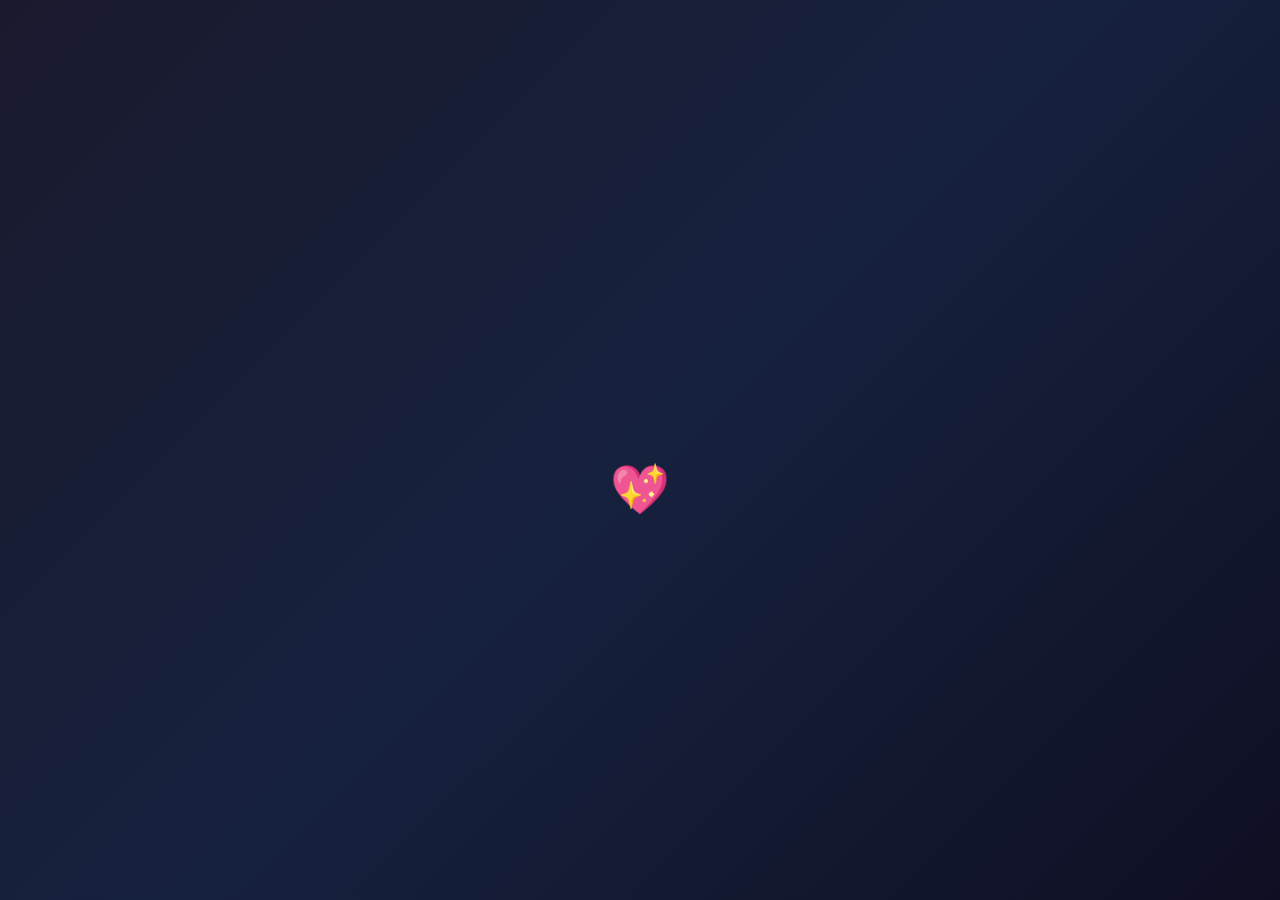
<file: index.html>
<!DOCTYPE html>
<html lang="en">

<head>
    <meta charset="UTF-8">
    <meta name="viewport" content="width=device-width, initial-scale=1.0">
    <title>A Special Birthday Surprise 💕</title>
    <style>
        body {
            margin: 0;
            padding: 0;
            background: linear-gradient(135deg, #1a1a2e 0%, #16213e 50%, #0f0f23 100%);
            display: flex;
            justify-content: center;
            align-items: center;
            height: 100vh;
            font-family: 'Arial', sans-serif;
            color: white;
        }

        .loading {
            text-align: center;
        }

        .loading h1 {
            font-size: 2rem;
            margin-bottom: 20px;
            opacity: 0;
            animation: fadeIn 1s ease-out 0.5s forwards;
        }

        .heart {
            font-size: 3rem;
            animation: heartbeat 1s infinite ease-in-out;
        }

        @keyframes fadeIn {
            to {
                opacity: 1;
            }
        }

        @keyframes heartbeat {

            0%,
            100% {
                transform: scale(1);
            }

            50% {
                transform: scale(1.2);
            }
        }
    </style>
</head>

<body>
    <div class="loading">
        <h1>Preparing something special...</h1>
        <div class="heart">💖</div>
    </div>

    <script>
        setTimeout(() => {
            window.location.href = 'welcome.html';
        }, 2000);
    </script>
</body>

</html>
</file>
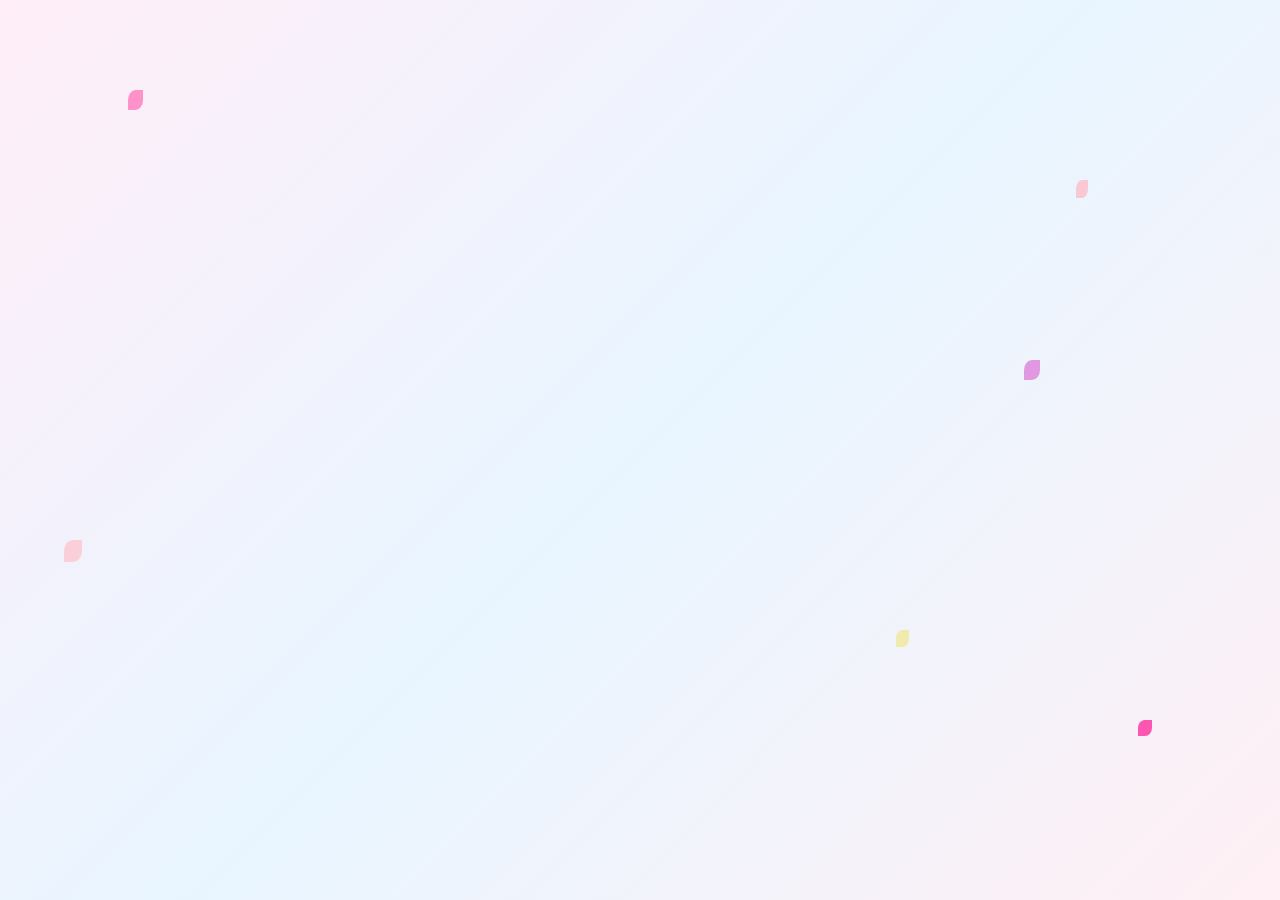
<file: birthday.html>
<!DOCTYPE html>
<html lang="en">
<head>
    <meta charset="UTF-8">
    <meta name="viewport" content="width=device-width, initial-scale=1.0">
    <title>Happy Birthday Beautiful! 🌸</title>
    <link rel="stylesheet" href="styles.css">
    <link href="https://fonts.googleapis.com/css2?family=Dancing+Script:wght@400;600;700&family=Poppins:wght@300;400;500&display=swap" rel="stylesheet">
</head>
<body>
    <div class="container">
        <!-- Background Petals -->
        <div class="petal petal-1"></div>
        <div class="petal petal-2"></div>
        <div class="petal petal-3"></div>
        <div class="petal petal-4"></div>
        <div class="petal petal-5"></div>
        <div class="petal petal-6"></div>
        
        <!-- Main Content -->
        <div class="content">
            <div class="flower-garden">
                <div class="flower flower-1">
                    <div class="stem"></div>
                    <div class="petals">
                        <div class="petal-center"></div>
                        <div class="petal-layer-1">
                            <div class="petal-piece"></div>
                            <div class="petal-piece"></div>
                            <div class="petal-piece"></div>
                            <div class="petal-piece"></div>
                            <div class="petal-piece"></div>
                        </div>
                        <div class="petal-layer-2">
                            <div class="petal-piece"></div>
                            <div class="petal-piece"></div>
                            <div class="petal-piece"></div>
                            <div class="petal-piece"></div>
                            <div class="petal-piece"></div>
                        </div>
                    </div>
                </div>
                
                <div class="flower flower-2">
                    <div class="stem"></div>
                    <div class="petals">
                        <div class="petal-center"></div>
                        <div class="petal-layer-1">
                            <div class="petal-piece"></div>
                            <div class="petal-piece"></div>
                            <div class="petal-piece"></div>
                            <div class="petal-piece"></div>
                            <div class="petal-piece"></div>
                        </div>
                        <div class="petal-layer-2">
                            <div class="petal-piece"></div>
                            <div class="petal-piece"></div>
                            <div class="petal-piece"></div>
                            <div class="petal-piece"></div>
                            <div class="petal-piece"></div>
                        </div>
                    </div>
                </div>
                
                <div class="flower flower-3">
                    <div class="stem"></div>
                    <div class="petals">
                        <div class="petal-center"></div>
                        <div class="petal-layer-1">
                            <div class="petal-piece"></div>
                            <div class="petal-piece"></div>
                            <div class="petal-piece"></div>
                            <div class="petal-piece"></div>
                            <div class="petal-piece"></div>
                        </div>
                        <div class="petal-layer-2">
                            <div class="petal-piece"></div>
                            <div class="petal-piece"></div>
                            <div class="petal-piece"></div>
                            <div class="petal-piece"></div>
                            <div class="petal-piece"></div>
                        </div>
                    </div>
                </div>
            </div>
            
            <div class="message-container">
                <h1 class="main-title">Happy Birthday!</h1>
                <div class="heart">💖</div>
                <div class="birthday-message">
                    <p class="message-line line-1">To the most amazing person</p>
                    <p class="message-line line-2">who lights up my world</p>
                    <p class="message-line line-3">every single day</p>
                    <p class="message-line line-4">You deserve all the happiness</p>
                    <p class="message-line line-5">and love in the universe</p>
                    <p class="special-message">I love you more than words can say! 🌹</p>
                </div>
                
                <div class="continue-section">
                    <button class="continue-btn" id="continueBtn">
                        <span class="btn-text">One More Surprise!</span>
                        <div class="btn-sparkles">✨🎉✨</div>
                    </button>
                </div>
            </div>
        </div>
    </div>
    
    <script>
        document.addEventListener('DOMContentLoaded', function() {
            const continueBtn = document.getElementById('continueBtn');
            
            // Continue button click
            if (continueBtn) {
                continueBtn.addEventListener('click', function() {
                    this.classList.add('clicked');
                    
                    // Create celebration effect
                    createCelebration();
                    
                    setTimeout(() => {
                        window.location.href = 'finale.html';
                    }, 2000);
                });
            }
            
            function createCelebration() {
                const emojis = ['🎉', '🎂', '🎈', '🌟', '💖', '🎊', '✨', '🌸'];
                
                for (let i = 0; i < 25; i++) {
                    const celebration = document.createElement('div');
                    celebration.className = 'celebration-emoji';
                    celebration.textContent = emojis[Math.floor(Math.random() * emojis.length)];
                    celebration.style.left = '50%';
                    celebration.style.top = '80%';
                    celebration.style.setProperty('--random-x', (Math.random() - 0.5) * 400 + 'px');
                    celebration.style.setProperty('--random-y', (Math.random() - 0.5) * 400 + 'px');
                    celebration.style.setProperty('--random-delay', Math.random() * 0.5 + 's');
                    document.body.appendChild(celebration);
                    
                    setTimeout(() => {
                        celebration.remove();
                    }, 3000);
                }
            }
            
            // Add sparkle effect on tap/click
            document.addEventListener('click', function(e) {
                if (e.target.closest('.continue-btn')) return;
                
                createSparkle(e.clientX, e.clientY);
            });
            
            function createSparkle(x, y) {
                const sparkle = document.createElement('div');
                sparkle.className = 'sparkle';
                sparkle.style.left = x + 'px';
                sparkle.style.top = y + 'px';
                document.body.appendChild(sparkle);
                
                setTimeout(() => {
                    sparkle.remove();
                }, 1000);
            }
        });
    </script>
</body>
</html>
</file>
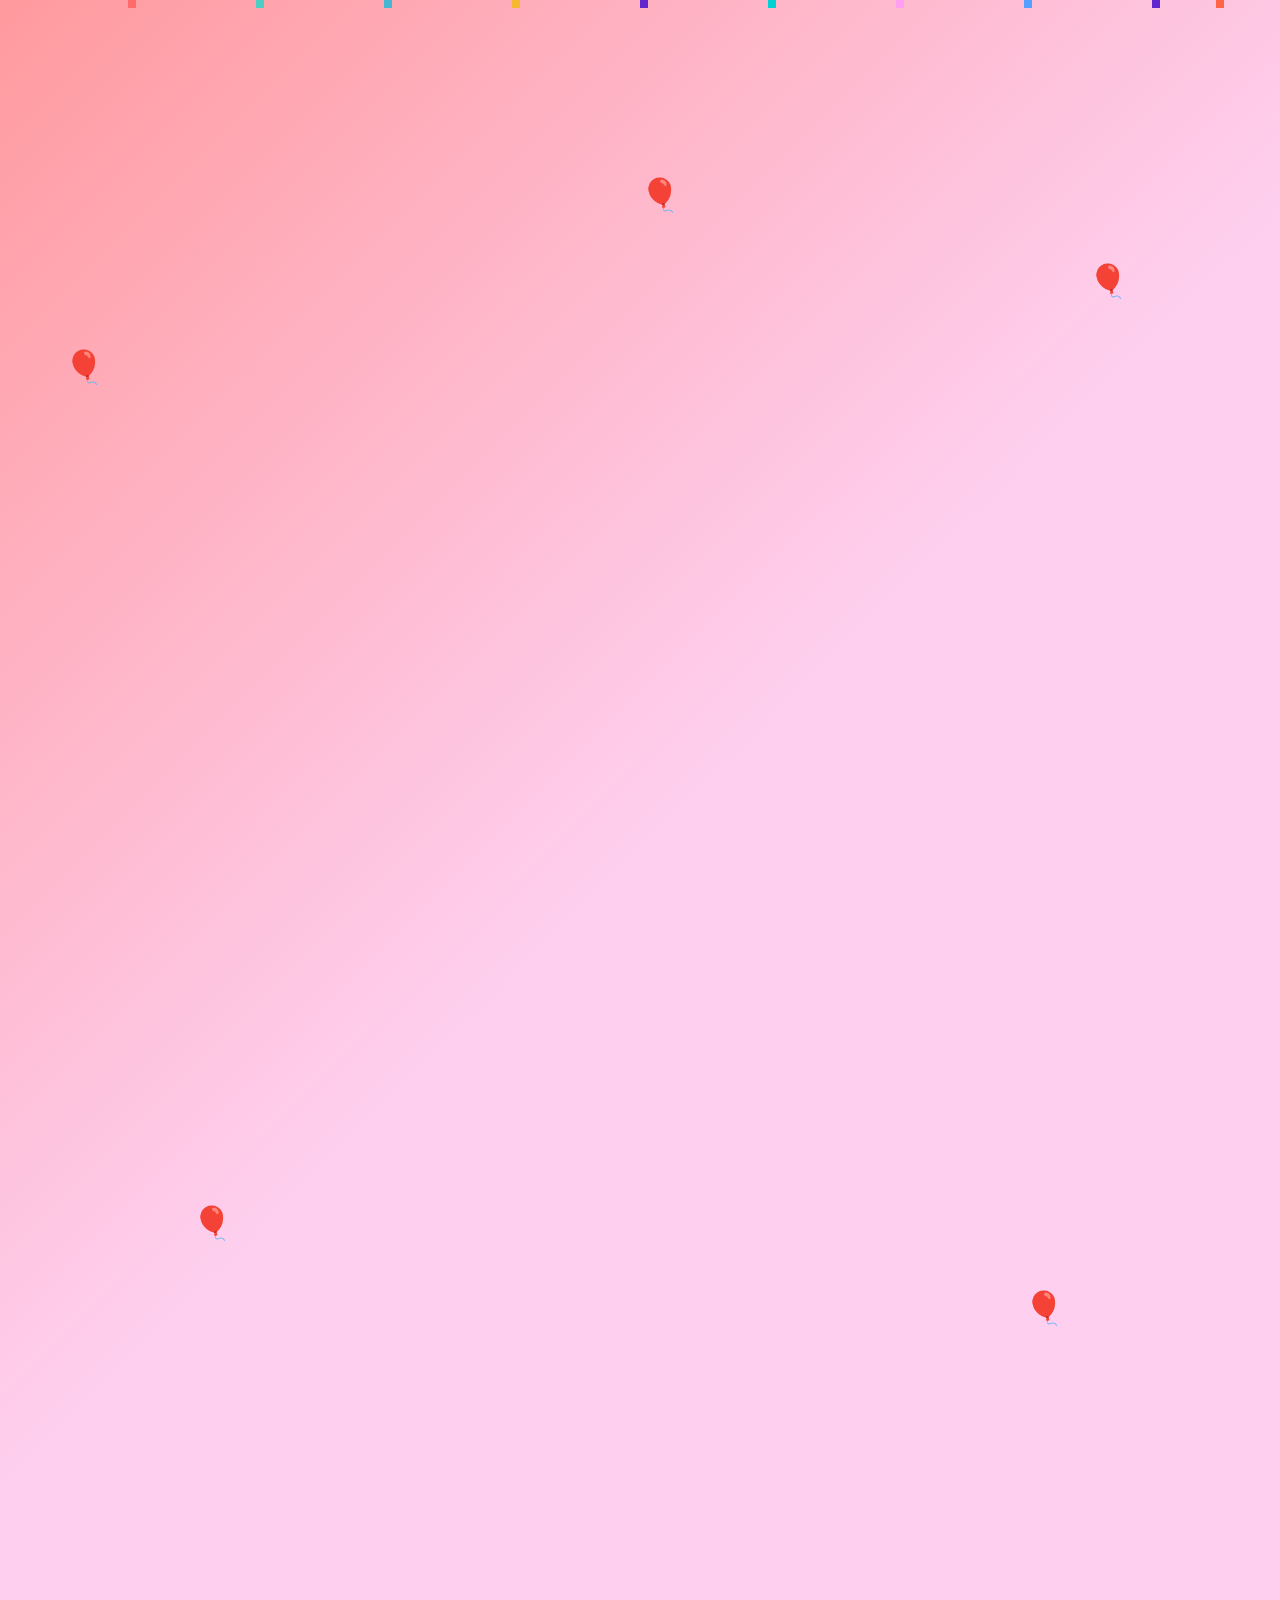
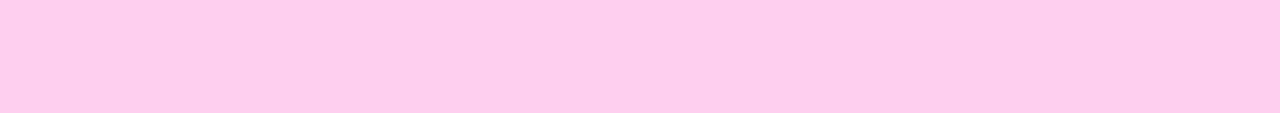
<file: finale.html>
<!DOCTYPE html>
<html lang="en">

<head>
    <meta charset="UTF-8">
    <meta name="viewport" content="width=device-width, initial-scale=1.0">
    <title>Happy Birthday My Love! 🎉</title>
    <link rel="stylesheet" href="finale-styles.css">
    <link
        href="https://fonts.googleapis.com/css2?family=Dancing+Script:wght@400;600;700&family=Poppins:wght@300;400;500&display=swap"
        rel="stylesheet">
</head>

<body>
    <div class="container">
        <!-- Confetti Background -->
        <div class="confetti-container">
            <div class="confetti confetti-1"></div>
            <div class="confetti confetti-2"></div>
            <div class="confetti confetti-3"></div>
            <div class="confetti confetti-4"></div>
            <div class="confetti confetti-5"></div>
            <div class="confetti confetti-6"></div>
            <div class="confetti confetti-7"></div>
            <div class="confetti confetti-8"></div>
            <div class="confetti confetti-9"></div>
            <div class="confetti confetti-10"></div>
        </div>

        <!-- Floating Balloons -->
        <div class="balloons">
            <div class="balloon balloon-1">🎈</div>
            <div class="balloon balloon-2">🎈</div>
            <div class="balloon balloon-3">🎈</div>
            <div class="balloon balloon-4">🎈</div>
            <div class="balloon balloon-5">🎈</div>
        </div>

        <!-- Main Content -->
        <div class="finale-content">
            <div class="celebration-header">
                <div class="birthday-cake">🎂</div>
                <h1 class="finale-title">Happy Birthday!</h1>
                <div class="celebration-emojis">🎉✨🎊✨🎉</div>
            </div>

            <div class="wishes-container">
                <div class="wish-card wish-1">
                    <div class="wish-icon">🌟</div>
                    <h3 class="wish-title">May all your dreams come true</h3>
                    <p class="wish-text">This year and always</p>
                </div>

                <div class="wish-card wish-2">
                    <div class="wish-icon">💖</div>
                    <h3 class="wish-title">May love surround you</h3>
                    <p class="wish-text">Today and every day</p>
                </div>

                <div class="wish-card wish-3">
                    <div class="wish-icon">🌈</div>
                    <h3 class="wish-title">May happiness fill your heart</h3>
                    <p class="wish-text">In every moment</p>
                </div>

                <div class="wish-card wish-4">
                    <div class="wish-icon">✨</div>
                    <h3 class="wish-title">May magic happen</h3>
                    <p class="wish-text">In all that you do</p>
                </div>
            </div>

            <div class="final-message">
                <div class="message-heart">💕</div>
                <h2 class="final-title">You Are My Everything</h2>
                <div class="final-text">
                    <p class="final-line">On your special day and every day,</p>
                    <p class="final-line">I want you to know how much you mean to me.</p>
                    <p class="final-line">You bring joy, laughter, and love into my life</p>
                    <p class="final-line">in ways I never thought possible.</p>
                </div>
                <div class="love-signature">
                    <p class="signature-text">With all my love,</p>
                    <p class="signature-name">Your devoted partner 💖</p>
                </div>
            </div>

            <div class="celebration-actions">
                <button class="party-btn" id="partyBtn">
                    <span class="btn-text">🎉 Let's Party! 🎉</span>
                </button>

                <div class="restart-section">
                    <p class="restart-text">Want to experience this again?</p>
                    <button class="restart-btn" id="restartBtn">
                        <span class="btn-text">Start Over</span>
                        <div class="btn-heart">💕</div>
                    </button>
                </div>
            </div>
        </div>

        <!-- Birthday Song -->
        <div class="song-container" id="songContainer">
            <div class="song-note note-1">🎵</div>
            <div class="song-note note-2">🎶</div>
            <div class="song-note note-3">🎵</div>
            <div class="song-note note-4">🎶</div>
            <div class="song-lyrics">
                <p class="lyric-line line-1">🎵 Happy birthday to you 🎵</p>
                <p class="lyric-line line-2">🎶 Happy birthday to you 🎶</p>
                <p class="lyric-line line-3">🎵 Happy birthday dear beautiful 🎵</p>
                <p class="lyric-line line-4">🎶 Happy birthday to you! 🎶</p>
            </div>
        </div>
    </div>

    <script>
        document.addEventListener('DOMContentLoaded', function () {
            const partyBtn = document.getElementById('partyBtn');
            const restartBtn = document.getElementById('restartBtn');
            const songContainer = document.getElementById('songContainer');

            // Party button click
            partyBtn.addEventListener('click', function () {
                this.classList.add('clicked');

                // Show birthday song
                songContainer.classList.add('show');

                // Create massive celebration
                createMegaCelebration();

                // Auto-hide song after animation
                setTimeout(() => {
                    songContainer.classList.remove('show');
                    partyBtn.classList.remove('clicked');
                }, 8000);
            });

            // Restart button click
            restartBtn.addEventListener('click', function () {
                this.classList.add('clicked');

                createHeartWave();

                setTimeout(() => {
                    window.location.href = 'welcome.html';
                }, 1500);
            });

            function createMegaCelebration() {
                const celebrationEmojis = ['🎉', '🎊', '🎈', '🎂', '🌟', '✨', '💖', '🎁', '🌈', '🦄'];

                // Create celebration bursts
                for (let burst = 0; burst < 5; burst++) {
                    setTimeout(() => {
                        for (let i = 0; i < 15; i++) {
                            const emoji = document.createElement('div');
                            emoji.className = 'mega-celebration';
                            emoji.textContent = celebrationEmojis[Math.floor(Math.random() * celebrationEmojis.length)];
                            emoji.style.left = (10 + Math.random() * 80) + '%';
                            emoji.style.top = (10 + Math.random() * 80) + '%';
                            emoji.style.setProperty('--random-x', (Math.random() - 0.5) * 300 + 'px');
                            emoji.style.setProperty('--random-y', (Math.random() - 0.5) * 300 + 'px');
                            document.body.appendChild(emoji);

                            setTimeout(() => {
                                emoji.remove();
                            }, 3000);
                        }
                    }, burst * 1000);
                }
            }

            function createHeartWave() {
                const hearts = ['💕', '💖', '💗', '💝', '💓', '💞', '💘', '💌'];

                for (let i = 0; i < 20; i++) {
                    setTimeout(() => {
                        const heart = document.createElement('div');
                        heart.className = 'heart-wave';
                        heart.textContent = hearts[Math.floor(Math.random() * hearts.length)];
                        heart.style.left = (i * 5) + '%';
                        heart.style.bottom = '0%';
                        document.body.appendChild(heart);

                        setTimeout(() => {
                            heart.remove();
                        }, 2000);
                    }, i * 100);
                }
            }

            // Touch sparkle effect
            document.addEventListener('click', function (e) {
                if (e.target.closest('.party-btn') || e.target.closest('.restart-btn')) return;

                const sparkle = document.createElement('div');
                sparkle.className = 'touch-sparkle';
                sparkle.style.left = e.clientX + 'px';
                sparkle.style.top = e.clientY + 'px';
                document.body.appendChild(sparkle);

                setTimeout(() => {
                    sparkle.remove();
                }, 800);
            });

            // Auto-start gentle celebrations
            setInterval(() => {
                if (!songContainer.classList.contains('show')) {
                    createGentleCelebration();
                }
            }, 3000);

            function createGentleCelebration() {
                const gentleEmojis = ['✨', '🌟', '💫', '⭐'];

                for (let i = 0; i < 3; i++) {
                    const emoji = document.createElement('div');
                    emoji.className = 'gentle-celebration';
                    emoji.textContent = gentleEmojis[Math.floor(Math.random() * gentleEmojis.length)];
                    emoji.style.left = Math.random() * 100 + '%';
                    emoji.style.top = Math.random() * 100 + '%';
                    document.body.appendChild(emoji);

                    setTimeout(() => {
                        emoji.remove();
                    }, 2000);
                }
            }
        });
    </script>
</body>

</html>
</file>
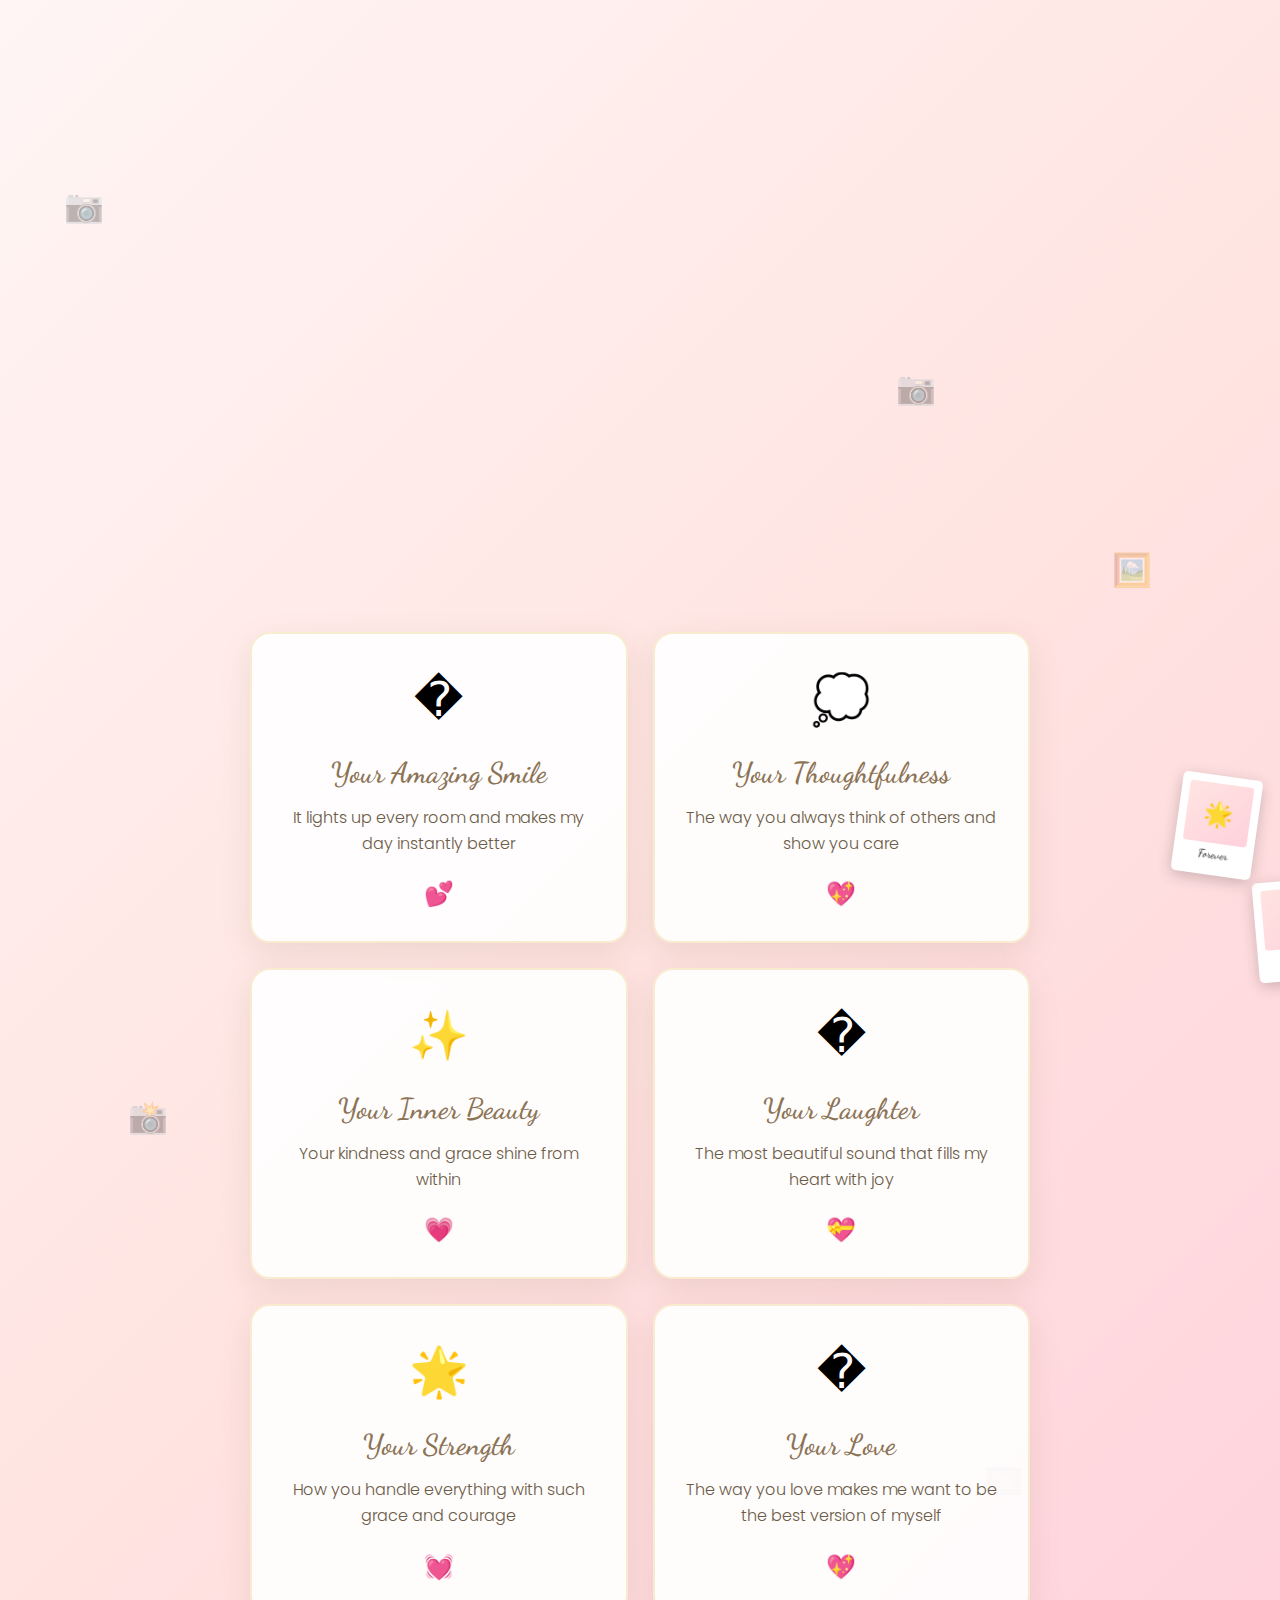
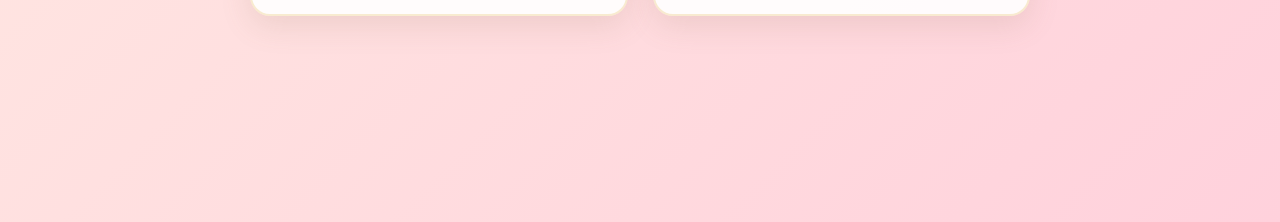
<file: memories.html>
<!DOCTYPE html>
<html lang="en">

<head>
    <meta charset="UTF-8">
    <meta name="viewport" content="width=device-width, initial-scale=1.0">
    <title>Things I Love About You - Birthday Love</title>
    <link rel="stylesheet" href="memories-styles.css">
    <link
        href="https://fonts.googleapis.com/css2?family=Dancing+Script:wght@400;600;700&family=Poppins:wght@300;400;500&display=swap"
        rel="stylesheet">
</head>

<body>
    <div class="container">
        <!-- Floating Photo Frames Background -->
        <div class="floating-frames">
            <div class="frame frame-1">📷</div>
            <div class="frame frame-2">🖼️</div>
            <div class="frame frame-3">📸</div>
            <div class="frame frame-4">🎞️</div>
            <div class="frame frame-5">📷</div>
        </div>

        <!-- Main Content -->
        <div class="memories-content">
            <header class="page-header">
                <h1 class="page-title">Things I Love About You</h1>
                <p class="page-subtitle">Every little thing that makes you amazing �</p>
            </header>

            <!-- Special Photo Showcase -->
            <div class="special-photo-section">
                <div class="photo-frame-special">
                    <img src="image-1758449132820.png" alt="Beautiful You" class="photo-img-special" />
                    <div class="frame-border-special"></div>
                    <div class="frame-glow"></div>
                </div>
                <div class="photo-caption-special">
                    <p class="caption-text">That radiant smile that lights up my world</p>
                    <p class="caption-subtext">Beautiful inside and out 💖</p>
                </div>
            </div>

            <div class="love-qualities">
                <!-- Quality Card 1 -->
                <div class="quality-card card-1">
                    <div class="quality-icon">�</div>
                    <h3 class="quality-title">Your Amazing Smile</h3>
                    <p class="quality-description">It lights up every room and makes my day instantly better</p>
                    <div class="quality-hearts">💕</div>
                </div>

                <!-- Quality Card 2 -->
                <div class="quality-card card-2">
                    <div class="quality-icon">💭</div>
                    <h3 class="quality-title">Your Thoughtfulness</h3>
                    <p class="quality-description">The way you always think of others and show you care</p>
                    <div class="quality-hearts">💖</div>
                </div>

                <!-- Quality Card 3 -->
                <div class="quality-card card-3">
                    <div class="quality-icon">✨</div>
                    <h3 class="quality-title">Your Inner Beauty</h3>
                    <p class="quality-description">Your kindness and grace shine from within</p>
                    <div class="quality-hearts">💗</div>
                </div>

                <!-- Quality Card 4 -->
                <div class="quality-card card-4">
                    <div class="quality-icon">�</div>
                    <h3 class="quality-title">Your Laughter</h3>
                    <p class="quality-description">The most beautiful sound that fills my heart with joy</p>
                    <div class="quality-hearts">💝</div>
                </div>

                <!-- Quality Card 5 -->
                <div class="quality-card card-5">
                    <div class="quality-icon">🌟</div>
                    <h3 class="quality-title">Your Strength</h3>
                    <p class="quality-description">How you handle everything with such grace and courage</p>
                    <div class="quality-hearts">💓</div>
                </div>

                <!-- Quality Card 6 -->
                <div class="quality-card card-6">
                    <div class="quality-icon">�</div>
                    <h3 class="quality-title">Your Love</h3>
                    <p class="quality-description">The way you love makes me want to be the best version of myself</p>
                    <div class="quality-hearts">💖</div>
                </div>
            </div>

            <div class="continue-section">
                <p class="continue-text">Your beautiful smile deserves its own celebration...</p>
                <button class="continue-btn" id="continueBtn">
                    <span class="btn-text">Continue the Journey</span>
                    <div class="btn-arrow">→</div>
                </button>
            </div>
        </div>

        <!-- Polaroid Effect -->
        <div class="polaroid-stack">
            <div class="polaroid polaroid-1">
                <div class="polaroid-photo">💕</div>
                <div class="polaroid-caption">Us</div>
            </div>
            <div class="polaroid polaroid-2">
                <div class="polaroid-photo">🌟</div>
                <div class="polaroid-caption">Forever</div>
            </div>
        </div>
    </div>

    <script>
        document.addEventListener('DOMContentLoaded', function () {
            const continueBtn = document.getElementById('continueBtn');
            const qualityCards = document.querySelectorAll('.quality-card');

            // Quality card hover effects
            qualityCards.forEach(card => {
                card.addEventListener('click', function () {
                    this.classList.add('glow');
                    setTimeout(() => {
                        this.classList.remove('glow');
                    }, 1000);
                });
            });

            // Continue button click
            continueBtn.addEventListener('click', function () {
                this.classList.add('clicked');

                // Create heart burst
                createHeartBurst();

                setTimeout(() => {
                    window.location.href = 'smile.html';
                }, 1500);
            });

            function createHeartBurst() {
                const hearts = ['💕', '💖', '💗', '💝', '💓'];

                for (let i = 0; i < 15; i++) {
                    const heart = document.createElement('div');
                    heart.className = 'burst-heart';
                    heart.textContent = hearts[Math.floor(Math.random() * hearts.length)];
                    heart.style.left = '50%';
                    heart.style.top = '80%';
                    heart.style.setProperty('--random-x', (Math.random() - 0.5) * 300 + 'px');
                    heart.style.setProperty('--random-y', (Math.random() - 0.5) * 300 + 'px');
                    document.body.appendChild(heart);

                    setTimeout(() => {
                        heart.remove();
                    }, 2000);
                }
            }

            // Touch sparkle effect
            document.addEventListener('click', function (e) {
                if (e.target.closest('.continue-btn') || e.target.closest('.quality-card')) return;

                const sparkle = document.createElement('div');
                sparkle.className = 'touch-sparkle';
                sparkle.style.left = e.clientX + 'px';
                sparkle.style.top = e.clientY + 'px';
                document.body.appendChild(sparkle);

                setTimeout(() => {
                    sparkle.remove();
                }, 800);
            });
        });
    </script>
</body>

</html>
</file>
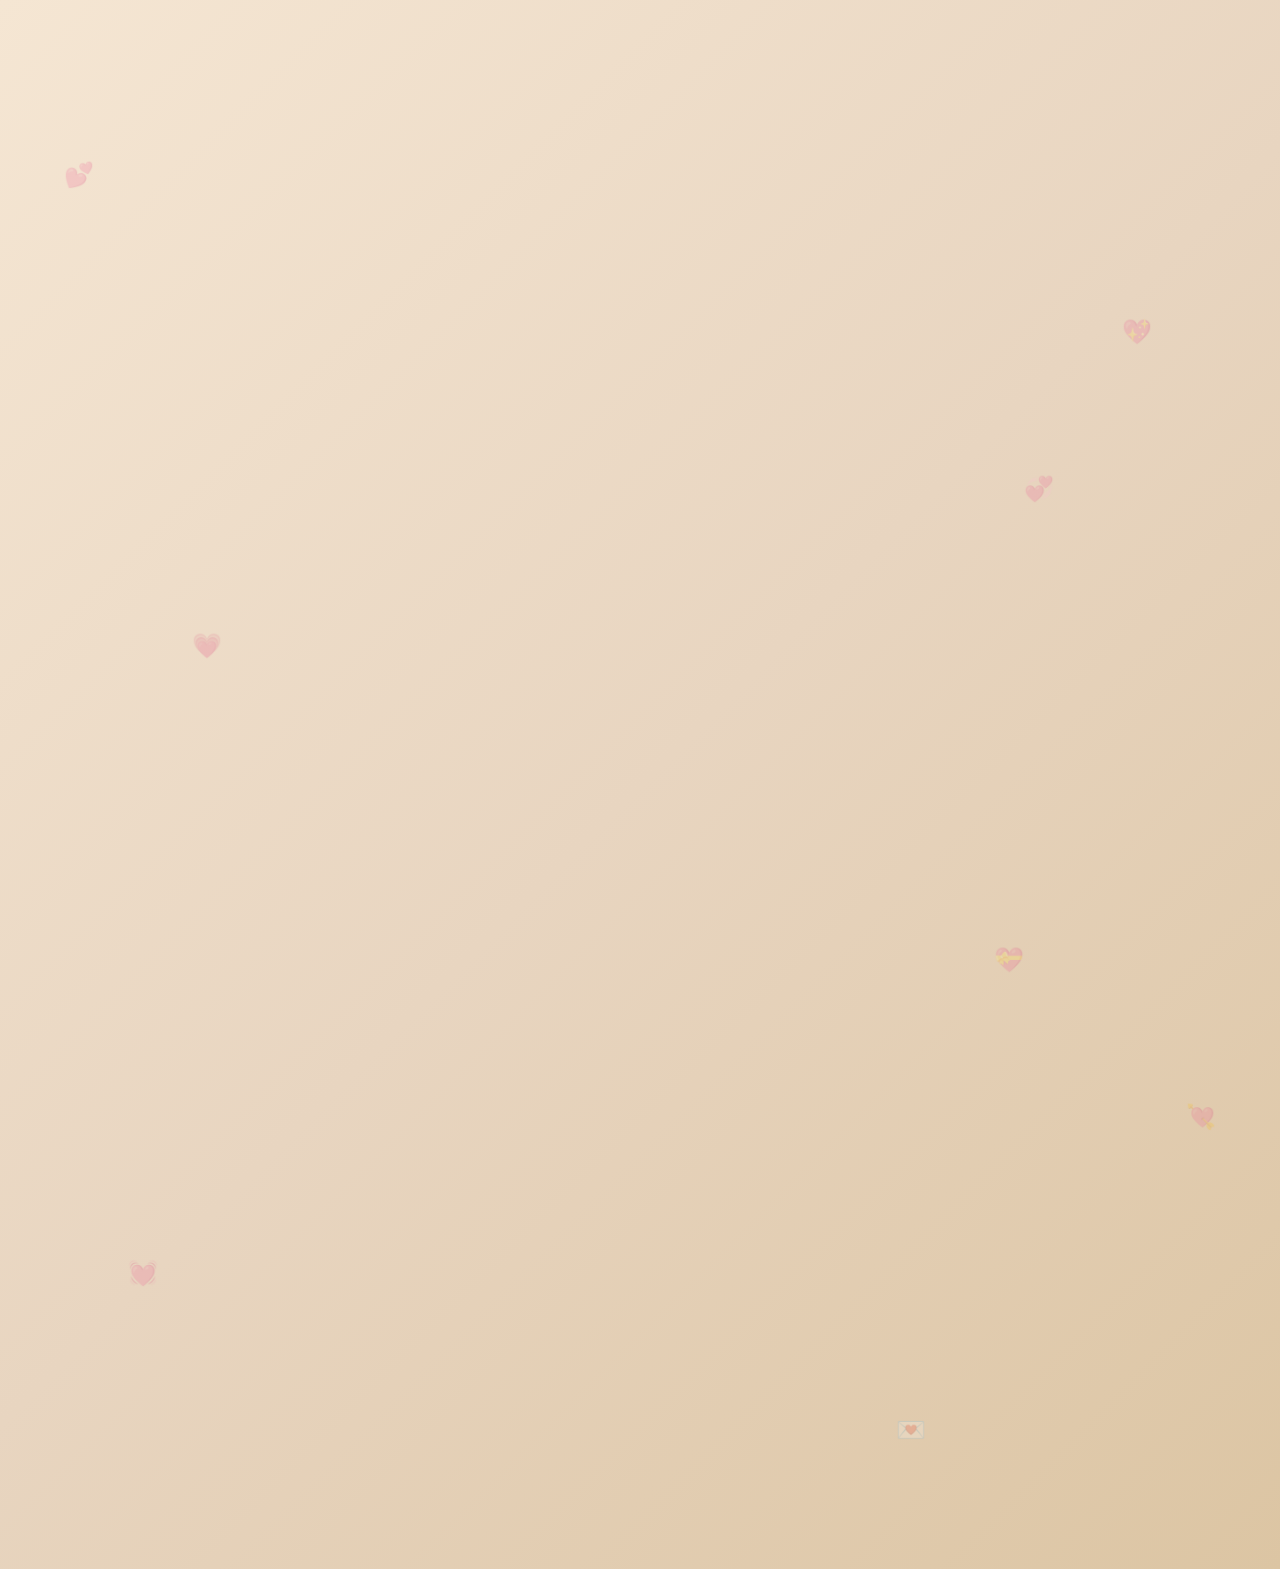
<file: reasons.html>
<!DOCTYPE html>
<html lang="en">

<head>
    <meta charset="UTF-8">
    <meta name="viewport" content="width=device-width, initial-scale=1.0">
    <title>Why I Love You 💕</title>
    <link rel="stylesheet" href="reasons-styles.css">
    <link
        href="https://fonts.googleapis.com/css2?family=Dancing+Script:wght@400;600;700&family=Poppins:wght@300;400;500&display=swap"
        rel="stylesheet">
</head>

<body>
    <div class="container">
        <!-- Floating Hearts Background -->
        <div class="floating-hearts-bg">
            <div class="bg-heart heart-1">💕</div>
            <div class="bg-heart heart-2">💖</div>
            <div class="bg-heart heart-3">💗</div>
            <div class="bg-heart heart-4">💝</div>
            <div class="bg-heart heart-5">💓</div>
            <div class="bg-heart heart-6">💞</div>
            <div class="bg-heart heart-7">💘</div>
            <div class="bg-heart heart-8">💌</div>
        </div>

        <!-- Main Content -->
        <div class="reasons-content">
            <header class="page-header">
                <h1 class="page-title">Why I Love You</h1>
                <p class="page-subtitle">Let me count the ways... 💕</p>
            </header>

            <div class="heart-bubbles-container">
                <!-- Heart Bubble 1 -->
                <div class="heart-bubble bubble-1">
                    <div class="bubble-heart">💕</div>
                    <div class="bubble-content">
                        <h3 class="reason-title">Your Radiant Smile</h3>
                        <p class="reason-text">That gorgeous, warm smile that lights up every room and melts my heart
                            instantly</p>
                    </div>
                </div>

                <!-- Heart Bubble 2 -->
                <div class="heart-bubble bubble-2">
                    <div class="bubble-heart">💖</div>
                    <div class="bubble-content">
                        <h3 class="reason-title">Your Beautiful Eyes</h3>
                        <p class="reason-text">So expressive and kind, I see our entire future when I look into them</p>
                    </div>
                </div>

                <!-- Heart Bubble 3 -->
                <div class="heart-bubble bubble-3">
                    <div class="bubble-heart">💗</div>
                    <div class="bubble-content">
                        <h3 class="reason-title">Your Inner Glow</h3>
                        <p class="reason-text">You radiate such warmth and beauty from within - it's absolutely
                            captivating</p>
                    </div>
                </div>

                <!-- Heart Bubble 4 -->
                <div class="heart-bubble bubble-4">
                    <div class="bubble-heart">💝</div>
                    <div class="bubble-content">
                        <h3 class="reason-title">Your Gentle Spirit</h3>
                        <p class="reason-text">The way you approach life with such grace and kindness inspires me daily
                        </p>
                    </div>
                </div>

                <!-- Heart Bubble 5 -->
                <div class="heart-bubble bubble-5">
                    <div class="bubble-heart">💓</div>
                    <div class="bubble-content">
                        <h3 class="reason-title">Your Stunning Beauty</h3>
                        <p class="reason-text">Inside and out, you're absolutely breathtaking in every single way</p>
                    </div>
                </div>

                <!-- Heart Bubble 6 -->
                <div class="heart-bubble bubble-6">
                    <div class="bubble-heart">💞</div>
                    <div class="bubble-content">
                        <h3 class="reason-title">Your Joyful Laugh</h3>
                        <p class="reason-text">It's the most beautiful sound in the world and makes everything better
                        </p>
                    </div>
                </div>

                <!-- Heart Bubble 7 -->
                <div class="heart-bubble bubble-7">
                    <div class="bubble-heart">💘</div>
                    <div class="bubble-content">
                        <h3 class="reason-title">Your Perfect Style</h3>
                        <p class="reason-text">You look absolutely stunning in everything, especially that beautiful
                            maroon outfit</p>
                    </div>
                </div>

                <!-- Heart Bubble 8 -->
                <div class="heart-bubble bubble-8">
                    <div class="bubble-heart">💌</div>
                    <div class="bubble-content">
                        <h3 class="reason-title">Simply Perfect You</h3>
                        <p class="reason-text">Every detail about you is perfect - you're my dream come true</p>
                    </div>
                </div>
            </div>

            <div class="love-declaration">
                <div class="declaration-heart">💖</div>
                <p class="declaration-text">There are a million more reasons, but most importantly...</p>
                <h2 class="final-declaration">You make me the happiest person alive!</h2>
                <div class="declaration-hearts">💕💖💗💝💓💞💘💌💕</div>
            </div>

            <div class="continue-section">
                <button class="continue-btn" id="continueBtn">
                    <span class="btn-text">Let's Celebrate You!</span>
                    <div class="btn-hearts">🎉💖🎉</div>
                </button>
            </div>
        </div>
    </div>

    <script>
        document.addEventListener('DOMContentLoaded', function () {
            const continueBtn = document.getElementById('continueBtn');
            const heartBubbles = document.querySelectorAll('.heart-bubble');

            // Heart bubble click effects
            heartBubbles.forEach(bubble => {
                bubble.addEventListener('click', function () {
                    this.classList.add('pulse');

                    // Create floating hearts from bubble
                    createBubbleHearts(this);

                    setTimeout(() => {
                        this.classList.remove('pulse');
                    }, 1000);
                });
            });

            // Continue button click
            continueBtn.addEventListener('click', function () {
                this.classList.add('clicked');

                // Create massive heart explosion
                createHeartExplosion();

                setTimeout(() => {
                    window.location.href = 'birthday.html';
                }, 2000);
            });

            function createBubbleHearts(bubble) {
                const rect = bubble.getBoundingClientRect();
                const centerX = rect.left + rect.width / 2;
                const centerY = rect.top + rect.height / 2;

                const hearts = ['💕', '💖', '💗', '💝', '💓'];

                for (let i = 0; i < 5; i++) {
                    const heart = document.createElement('div');
                    heart.className = 'bubble-float-heart';
                    heart.textContent = hearts[Math.floor(Math.random() * hearts.length)];
                    heart.style.left = centerX + 'px';
                    heart.style.top = centerY + 'px';
                    heart.style.setProperty('--random-x', (Math.random() - 0.5) * 200 + 'px');
                    heart.style.setProperty('--random-y', (Math.random() - 0.5) * 200 + 'px');
                    document.body.appendChild(heart);

                    setTimeout(() => {
                        heart.remove();
                    }, 1500);
                }
            }

            function createHeartExplosion() {
                const hearts = ['💕', '💖', '💗', '💝', '💓', '💞', '💘', '💌'];

                for (let i = 0; i < 30; i++) {
                    const heart = document.createElement('div');
                    heart.className = 'explosion-heart';
                    heart.textContent = hearts[Math.floor(Math.random() * hearts.length)];
                    heart.style.left = '50%';
                    heart.style.top = '80%';
                    heart.style.setProperty('--random-x', (Math.random() - 0.5) * 400 + 'px');
                    heart.style.setProperty('--random-y', (Math.random() - 0.5) * 400 + 'px');
                    heart.style.setProperty('--random-delay', Math.random() * 0.5 + 's');
                    document.body.appendChild(heart);

                    setTimeout(() => {
                        heart.remove();
                    }, 3000);
                }
            }

            // Touch sparkle effect
            document.addEventListener('click', function (e) {
                if (e.target.closest('.continue-btn') || e.target.closest('.heart-bubble')) return;

                const sparkle = document.createElement('div');
                sparkle.className = 'touch-sparkle';
                sparkle.style.left = e.clientX + 'px';
                sparkle.style.top = e.clientY + 'px';
                document.body.appendChild(sparkle);

                setTimeout(() => {
                    sparkle.remove();
                }, 800);
            });
        });
    </script>
</body>

</html>
</file>
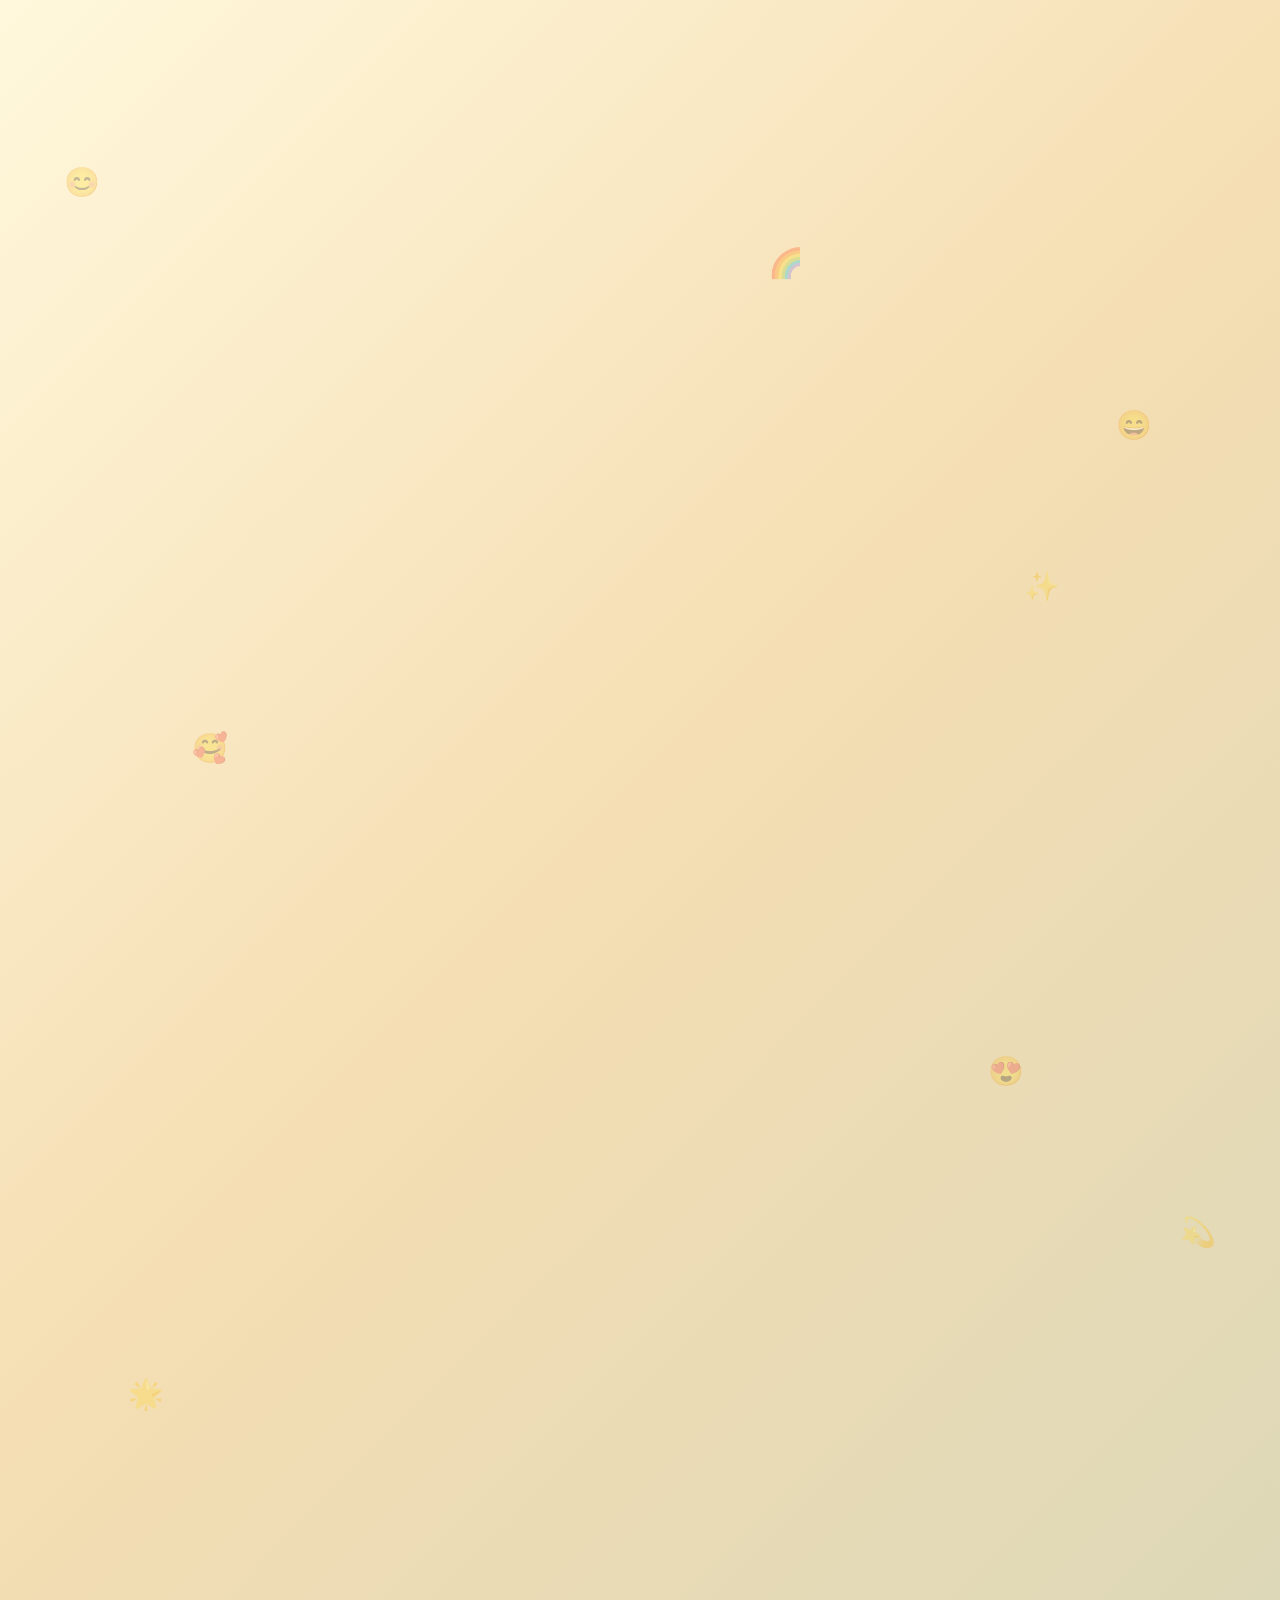
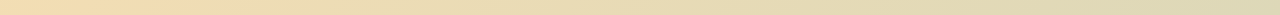
<file: smile.html>
<!DOCTYPE html>
<html lang="en">

<head>
    <meta charset="UTF-8">
    <meta name="viewport" content="width=device-width, initial-scale=1.0">
    <title>Your Beautiful Smile ✨</title>
    <link rel="stylesheet" href="smile-styles.css">
    <link
        href="https://fonts.googleapis.com/css2?family=Dancing+Script:wght@400;600;700&family=Poppins:wght@300;400;500&display=swap"
        rel="stylesheet">
</head>

<body>
    <div class="container">
        <!-- Floating Smiles Background -->
        <div class="floating-smiles-bg">
            <div class="smile-emoji smile-1">😊</div>
            <div class="smile-emoji smile-2">😄</div>
            <div class="smile-emoji smile-3">🥰</div>
            <div class="smile-emoji smile-4">😍</div>
            <div class="smile-emoji smile-5">🌟</div>
            <div class="smile-emoji smile-6">✨</div>
            <div class="smile-emoji smile-7">💫</div>
            <div class="smile-emoji smile-8">🌈</div>
        </div>

        <!-- Main Content -->
        <div class="smile-content">
            <header class="page-header">
                <div class="header-sparkles">✨🌟✨</div>
                <h1 class="page-title">Your Beautiful Smile</h1>
                <p class="page-subtitle">The light of my life 💕</p>
            </header>

            <div class="smile-showcase">
                <div class="smile-frame">
                    <div class="smile-glow-outer"></div>
                    <div class="smile-glow-inner"></div>
                    <div class="smile-photo-placeholder">
                        <img src="image-1758449132820.png" alt="Your Beautiful Smile" class="smile-photo-img" />
                    </div>
                </div>

                <div class="smile-description">
                    <h2 class="description-title">What Your Smile Does to Me</h2>
                    <div class="description-items">
                        <div class="description-item item-1">
                            <div class="item-icon">🌅</div>
                            <p class="item-text">Brightens my darkest days</p>
                        </div>
                        <div class="description-item item-2">
                            <div class="item-icon">💫</div>
                            <p class="item-text">Makes my heart skip a beat</p>
                        </div>
                        <div class="description-item item-3">
                            <div class="item-icon">🦋</div>
                            <p class="item-text">Gives me butterflies every time</p>
                        </div>
                        <div class="description-item item-4">
                            <div class="item-icon">🌈</div>
                            <p class="item-text">Fills my world with color</p>
                        </div>
                        <div class="description-item item-5">
                            <div class="item-icon">✨</div>
                            <p class="item-text">Makes everything magical</p>
                        </div>
                        <div class="description-item item-6">
                            <div class="item-icon">💕</div>
                            <p class="item-text">Reminds me why I love you</p>
                        </div>
                    </div>
                </div>
            </div>

            <div class="smile-message">
                <div class="message-heart">💖</div>
                <h3 class="message-title">Every time you smile...</h3>
                <p class="message-text">My whole world becomes brighter. That gorgeous, warm smile of yours is
                    absolutely captivating. It shows your beautiful soul and fills my heart with so much joy and love.
                </p>
                <div class="message-closing">
                    <p class="closing-text">Keep smiling, beautiful!</p>
                    <div class="closing-emojis">😊💕😊💕😊</div>
                </div>
            </div>

            <div class="continue-section">
                <button class="continue-btn" id="continueBtn">
                    <span class="btn-text">Continue Our Journey</span>
                    <div class="btn-smile">😊</div>
                </button>
            </div>
        </div>
    </div>

    <script>
        document.addEventListener('DOMContentLoaded', function () {
            const continueBtn = document.getElementById('continueBtn');
            const descriptionItems = document.querySelectorAll('.description-item');

            // Description item click effects
            descriptionItems.forEach(item => {
                item.addEventListener('click', function () {
                    this.classList.add('pulse');

                    // Create smile burst
                    createSmileBurst(this);

                    setTimeout(() => {
                        this.classList.remove('pulse');
                    }, 1000);
                });
            });

            // Continue button click
            continueBtn.addEventListener('click', function () {
                this.classList.add('clicked');

                // Create smile wave
                createSmileWave();

                setTimeout(() => {
                    window.location.href = 'reasons.html';
                }, 1500);
            });

            function createSmileBurst(element) {
                const rect = element.getBoundingClientRect();
                const centerX = rect.left + rect.width / 2;
                const centerY = rect.top + rect.height / 2;

                const smiles = ['😊', '😄', '🥰', '😍', '✨', '🌟'];

                for (let i = 0; i < 6; i++) {
                    const smile = document.createElement('div');
                    smile.className = 'burst-smile';
                    smile.textContent = smiles[Math.floor(Math.random() * smiles.length)];
                    smile.style.left = centerX + 'px';
                    smile.style.top = centerY + 'px';
                    smile.style.setProperty('--random-x', (Math.random() - 0.5) * 150 + 'px');
                    smile.style.setProperty('--random-y', (Math.random() - 0.5) * 150 + 'px');
                    document.body.appendChild(smile);

                    setTimeout(() => {
                        smile.remove();
                    }, 1200);
                }
            }

            function createSmileWave() {
                const smiles = ['😊', '😄', '🥰', '😍', '🌟', '✨'];

                for (let i = 0; i < 15; i++) {
                    setTimeout(() => {
                        const smile = document.createElement('div');
                        smile.className = 'smile-wave';
                        smile.textContent = smiles[Math.floor(Math.random() * smiles.length)];
                        smile.style.left = (i * 7) + '%';
                        smile.style.bottom = '0%';
                        document.body.appendChild(smile);

                        setTimeout(() => {
                            smile.remove();
                        }, 2000);
                    }, i * 80);
                }
            }

            // Touch sparkle effect
            document.addEventListener('click', function (e) {
                if (e.target.closest('.continue-btn') || e.target.closest('.description-item')) return;

                const sparkle = document.createElement('div');
                sparkle.className = 'touch-sparkle';
                sparkle.style.left = e.clientX + 'px';
                sparkle.style.top = e.clientY + 'px';
                document.body.appendChild(sparkle);

                setTimeout(() => {
                    sparkle.remove();
                }, 800);
            });
        });
    </script>
</body>

</html>
</file>
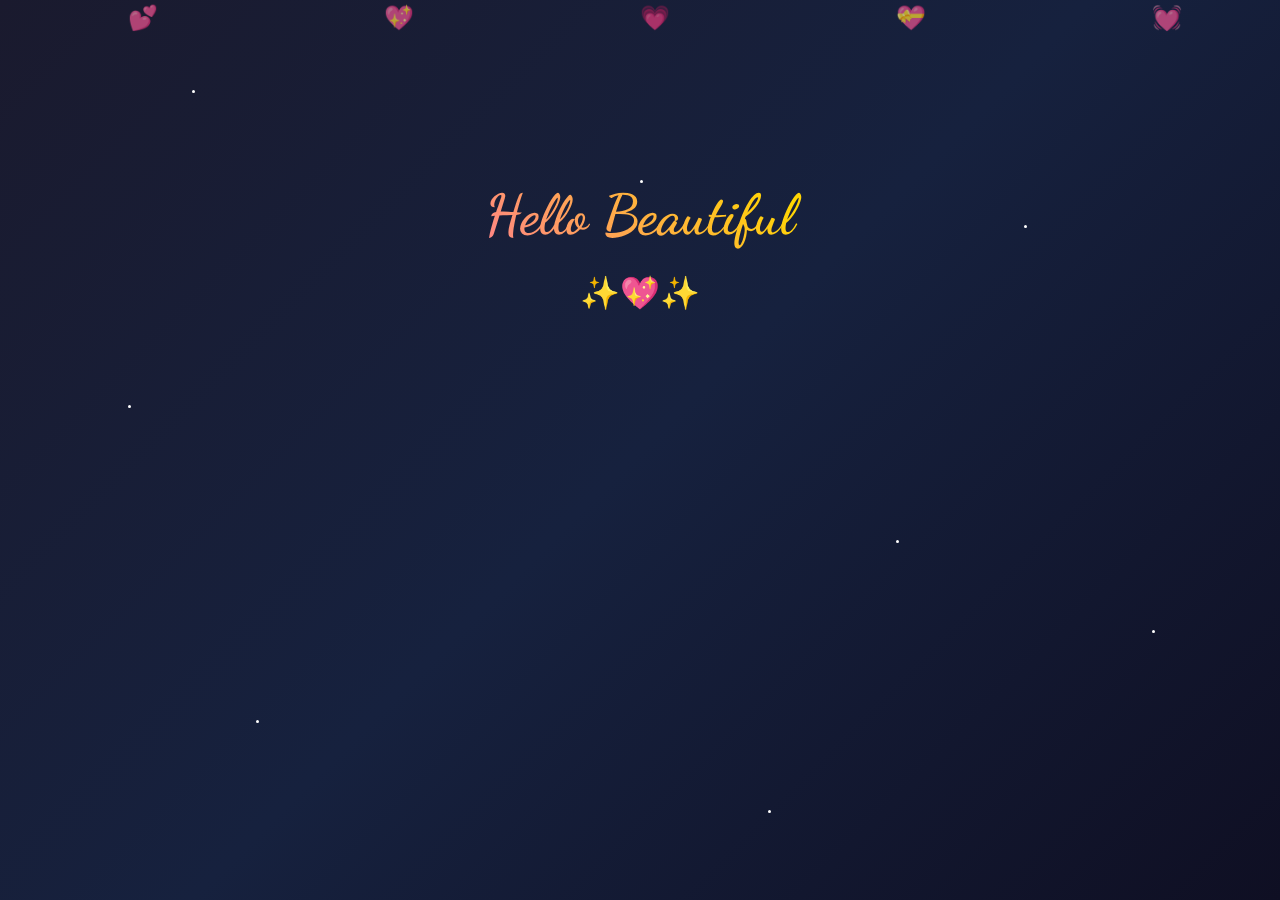
<file: welcome.html>
<!DOCTYPE html>
<html lang="en">

<head>
    <meta charset="UTF-8">
    <meta name="viewport" content="width=device-width, initial-scale=1.0">
    <title>A Special Day for Someone Special 💖</title>
    <link rel="stylesheet" href="welcome-styles.css">
    <link
        href="https://fonts.googleapis.com/css2?family=Dancing+Script:wght@400;600;700&family=Poppins:wght@300;400;500&display=swap"
        rel="stylesheet">
</head>

<body>
    <div class="container">
        <!-- Twinkling Stars Background -->
        <div class="stars">
            <div class="star star-1"></div>
            <div class="star star-2"></div>
            <div class="star star-3"></div>
            <div class="star star-4"></div>
            <div class="star star-5"></div>
            <div class="star star-6"></div>
            <div class="star star-7"></div>
            <div class="star star-8"></div>
        </div>

        <!-- Main Content -->
        <div class="welcome-content">
            <div class="greeting-section">
                <h1 class="greeting-title">Hello Beautiful</h1>
                <div class="sparkle-heart">✨💖✨</div>
                <p class="greeting-message">Someone very special wants to wish you...</p>
                <div class="surprise-text">
                    <span class="surprise-word word-1">A</span>
                    <span class="surprise-word word-2">Very</span>
                    <span class="surprise-word word-3">Happy</span>
                    <span class="surprise-word word-4">Birthday!</span>
                </div>
            </div>

            <div class="enter-section">
                <div class="gift-box" id="giftBox">
                    <div class="gift-top"></div>
                    <div class="gift-bottom"></div>
                    <div class="gift-ribbon-v"></div>
                    <div class="gift-ribbon-h"></div>
                    <div class="gift-bow">
                        <div class="bow-left"></div>
                        <div class="bow-right"></div>
                        <div class="bow-center"></div>
                    </div>
                </div>

                <button class="enter-btn" id="enterBtn">
                    <span class="btn-text">Open Your Surprise</span>
                    <div class="btn-hearts">
                        <div class="heart-1">💕</div>
                        <div class="heart-2">💖</div>
                        <div class="heart-3">💗</div>
                    </div>
                </button>
            </div>
        </div>

        <!-- Floating Hearts -->
        <div class="floating-hearts">
            <div class="floating-heart heart-float-1">💕</div>
            <div class="floating-heart heart-float-2">💖</div>
            <div class="floating-heart heart-float-3">💗</div>
            <div class="floating-heart heart-float-4">💝</div>
            <div class="floating-heart heart-float-5">💓</div>
        </div>
    </div>

    <script>
        document.addEventListener('DOMContentLoaded', function () {
            const giftBox = document.getElementById('giftBox');
            const enterBtn = document.getElementById('enterBtn');

            // Gift box hover effect
            giftBox.addEventListener('click', function () {
                this.classList.add('shake');
                setTimeout(() => {
                    this.classList.remove('shake');
                }, 600);
            });

            // Enter button click
            enterBtn.addEventListener('click', function () {
                this.classList.add('clicked');

                // Create explosion effect
                createExplosion();

                setTimeout(() => {
                    window.location.href = 'memories.html';
                }, 1500);
            });

            function createExplosion() {
                for (let i = 0; i < 20; i++) {
                    const particle = document.createElement('div');
                    particle.className = 'explosion-particle';
                    particle.style.left = '50%';
                    particle.style.top = '50%';
                    particle.style.setProperty('--random-x', (Math.random() - 0.5) * 400 + 'px');
                    particle.style.setProperty('--random-y', (Math.random() - 0.5) * 400 + 'px');
                    document.body.appendChild(particle);

                    setTimeout(() => {
                        particle.remove();
                    }, 1000);
                }
            }

            // Touch sparkle effect
            document.addEventListener('click', function (e) {
                if (e.target.closest('.enter-btn') || e.target.closest('.gift-box')) return;

                const sparkle = document.createElement('div');
                sparkle.className = 'touch-sparkle';
                sparkle.style.left = e.clientX + 'px';
                sparkle.style.top = e.clientY + 'px';
                document.body.appendChild(sparkle);

                setTimeout(() => {
                    sparkle.remove();
                }, 800);
            });
        });
    </script>
</body>

</html>
</file>
<file: styles.css>
* {
    margin: 0;
    padding: 0;
    box-sizing: border-box;
}

body {
    font-family: 'Poppins', sans-serif;
    background: linear-gradient(135deg, #ffeef8 0%, #e8f5ff 50%, #fff0f5 100%);
    min-height: 100vh;
    overflow-x: hidden;
    position: relative;
}

.container {
    min-height: 100vh;
    display: flex;
    flex-direction: column;
    justify-content: center;
    align-items: center;
    padding: 20px;
    position: relative;
}

/* Floating Petals Background */
.petal {
    position: absolute;
    border-radius: 50% 0 50% 0;
    animation: float 8s infinite ease-in-out;
    opacity: 0.7;
}

.petal-1 {
    width: 15px;
    height: 20px;
    background: #ff69b4;
    top: 10%;
    left: 10%;
    animation-delay: 0s;
    animation-duration: 6s;
}

.petal-2 {
    width: 12px;
    height: 18px;
    background: #ffb6c1;
    top: 20%;
    right: 15%;
    animation-delay: 1s;
    animation-duration: 8s;
}

.petal-3 {
    width: 18px;
    height: 22px;
    background: #ffc0cb;
    top: 60%;
    left: 5%;
    animation-delay: 2s;
    animation-duration: 7s;
}

.petal-4 {
    width: 14px;
    height: 16px;
    background: #ff1493;
    top: 80%;
    right: 10%;
    animation-delay: 3s;
    animation-duration: 9s;
}

.petal-5 {
    width: 16px;
    height: 20px;
    background: #da70d6;
    top: 40%;
    left: 80%;
    animation-delay: 4s;
    animation-duration: 6.5s;
}

.petal-6 {
    width: 13px;
    height: 17px;
    background: #f0e68c;
    top: 70%;
    left: 70%;
    animation-delay: 5s;
    animation-duration: 7.5s;
}

@keyframes float {

    0%,
    100% {
        transform: translateY(0px) rotate(0deg);
    }

    25% {
        transform: translateY(-20px) rotate(90deg);
    }

    50% {
        transform: translateY(-30px) rotate(180deg);
    }

    75% {
        transform: translateY(-15px) rotate(270deg);
    }
}

/* Flower Garden */
.flower-garden {
    display: flex;
    justify-content: space-around;
    align-items: flex-end;
    width: 100%;
    max-width: 400px;
    margin-bottom: 40px;
    height: 200px;
}

.flower {
    position: relative;
    animation: grow 3s ease-out forwards;
    opacity: 0;
}

.flower-1 {
    animation-delay: 0.5s;
}

.flower-2 {
    animation-delay: 1s;
}

.flower-3 {
    animation-delay: 1.5s;
}

@keyframes grow {
    0% {
        transform: scale(0) translateY(50px);
        opacity: 0;
    }

    70% {
        transform: scale(1.1) translateY(0);
        opacity: 0.8;
    }

    100% {
        transform: scale(1) translateY(0);
        opacity: 1;
    }
}

.stem {
    width: 4px;
    height: 80px;
    background: linear-gradient(to top, #228b22, #32cd32);
    border-radius: 2px;
    position: relative;
    margin: 0 auto;
    animation: stemGrow 2s ease-out forwards;
    transform-origin: bottom;
}

@keyframes stemGrow {
    0% {
        height: 0;
    }

    100% {
        height: 80px;
    }
}

.petals {
    position: absolute;
    top: -30px;
    left: 50%;
    transform: translateX(-50%);
    width: 60px;
    height: 60px;
}

.petal-center {
    position: absolute;
    top: 50%;
    left: 50%;
    transform: translate(-50%, -50%);
    width: 16px;
    height: 16px;
    background: #ffd700;
    border-radius: 50%;
    z-index: 3;
    animation: pulse 2s infinite ease-in-out;
}

@keyframes pulse {

    0%,
    100% {
        transform: translate(-50%, -50%) scale(1);
    }

    50% {
        transform: translate(-50%, -50%) scale(1.2);
    }
}

.petal-layer-1,
.petal-layer-2 {
    position: absolute;
    top: 50%;
    left: 50%;
    transform: translate(-50%, -50%);
    width: 100%;
    height: 100%;
}

.petal-layer-1 {
    animation: rotate 15s linear infinite;
}

.petal-layer-2 {
    animation: rotate 20s linear infinite reverse;
}

@keyframes rotate {
    0% {
        transform: translate(-50%, -50%) rotate(0deg);
    }

    100% {
        transform: translate(-50%, -50%) rotate(360deg);
    }
}

.petal-piece {
    position: absolute;
    width: 14px;
    height: 24px;
    background: radial-gradient(ellipse at center, #ff69b4 0%, #ff1493 70%, #c71585 100%);
    border-radius: 50% 50% 50% 50% / 60% 60% 40% 40%;
    transform-origin: center bottom;
}

.flower-1 .petal-piece {
    background: radial-gradient(ellipse at center, #ff69b4 0%, #ff1493 70%, #c71585 100%);
}

.flower-2 .petal-piece {
    background: radial-gradient(ellipse at center, #ffb6c1 0%, #ff69b4 70%, #ff1493 100%);
}

.flower-3 .petal-piece {
    background: radial-gradient(ellipse at center, #da70d6 0%, #ba55d3 70%, #9370db 100%);
}

.petal-layer-1 .petal-piece:nth-child(1) {
    transform: rotate(0deg) translateY(-20px);
}

.petal-layer-1 .petal-piece:nth-child(2) {
    transform: rotate(72deg) translateY(-20px);
}

.petal-layer-1 .petal-piece:nth-child(3) {
    transform: rotate(144deg) translateY(-20px);
}

.petal-layer-1 .petal-piece:nth-child(4) {
    transform: rotate(216deg) translateY(-20px);
}

.petal-layer-1 .petal-piece:nth-child(5) {
    transform: rotate(288deg) translateY(-20px);
}

.petal-layer-2 .petal-piece:nth-child(1) {
    transform: rotate(36deg) translateY(-18px);
}

.petal-layer-2 .petal-piece:nth-child(2) {
    transform: rotate(108deg) translateY(-18px);
}

.petal-layer-2 .petal-piece:nth-child(3) {
    transform: rotate(180deg) translateY(-18px);
}

.petal-layer-2 .petal-piece:nth-child(4) {
    transform: rotate(252deg) translateY(-18px);
}

.petal-layer-2 .petal-piece:nth-child(5) {
    transform: rotate(324deg) translateY(-18px);
}

/* Message Container */
.message-container {
    text-align: center;
    max-width: 350px;
    animation: fadeInUp 2s ease-out 2s forwards;
    opacity: 0;
    transform: translateY(50px);
}

@keyframes fadeInUp {
    to {
        opacity: 1;
        transform: translateY(0);
    }
}

.main-title {
    font-family: 'Dancing Script', cursive;
    font-size: 3.5rem;
    font-weight: 700;
    background: linear-gradient(45deg, #ff69b4, #ff1493, #da70d6);
    -webkit-background-clip: text;
    -webkit-text-fill-color: transparent;
    background-clip: text;
    margin-bottom: 20px;
    animation: titleGlow 3s ease-in-out infinite alternate;
    text-shadow: 0 0 20px rgba(255, 105, 180, 0.3);
}

@keyframes titleGlow {
    0% {
        filter: brightness(1);
    }

    100% {
        filter: brightness(1.2);
    }
}

.heart {
    font-size: 2.5rem;
    animation: heartbeat 1.5s ease-in-out infinite;
    margin: 20px 0;
}

@keyframes heartbeat {

    0%,
    100% {
        transform: scale(1);
    }

    50% {
        transform: scale(1.3);
    }
}

.birthday-message {
    margin: 30px 0;
}

.message-line {
    font-size: 1.1rem;
    color: #4a4a4a;
    margin: 8px 0;
    opacity: 0;
    animation: slideInLeft 0.8s ease-out forwards;
    font-weight: 300;
}

.line-1 {
    animation-delay: 3s;
}

.line-2 {
    animation-delay: 3.3s;
}

.line-3 {
    animation-delay: 3.6s;
}

.line-4 {
    animation-delay: 3.9s;
}

.line-5 {
    animation-delay: 4.2s;
}

@keyframes slideInLeft {
    to {
        opacity: 1;
        transform: translateX(0);
    }

    from {
        opacity: 0;
        transform: translateX(-30px);
    }
}

.special-message {
    font-family: 'Dancing Script', cursive;
    font-size: 1.5rem;
    font-weight: 600;
    color: #ff1493;
    margin-top: 30px;
    opacity: 0;
    animation: specialGlow 1s ease-out 4.5s forwards;
    text-shadow: 0 0 10px rgba(255, 20, 147, 0.3);
}

@keyframes specialGlow {
    to {
        opacity: 1;
        transform: scale(1);
    }

    from {
        opacity: 0;
        transform: scale(0.8);
    }
}

/* Continue Section */
.continue-section {
    margin-top: 40px;
    opacity: 0;
    animation: fadeInUp 1s ease-out 5.5s forwards;
}

.continue-btn {
    background: linear-gradient(135deg, #ff69b4, #ff1493, #da70d6);
    border: none;
    border-radius: 50px;
    padding: 18px 35px;
    font-family: 'Poppins', sans-serif;
    font-size: 1.1rem;
    font-weight: 500;
    color: white;
    cursor: pointer;
    display: inline-flex;
    align-items: center;
    gap: 10px;
    transition: all 0.3s ease;
    box-shadow: 0 8px 25px rgba(255, 105, 180, 0.4);
    position: relative;
    overflow: hidden;
}

.continue-btn:hover {
    transform: translateY(-3px);
    box-shadow: 0 12px 35px rgba(255, 105, 180, 0.6);
}

.continue-btn:active {
    transform: translateY(-1px);
}

.btn-sparkles {
    font-size: 1.2rem;
    animation: sparklesFloat 2s infinite ease-in-out;
}

@keyframes sparklesFloat {

    0%,
    100% {
        transform: translateY(0) rotate(0deg);
    }

    50% {
        transform: translateY(-5px) rotate(180deg);
    }
}

.continue-btn.clicked {
    animation: btnCelebrate 2s ease-out forwards;
}

@keyframes btnCelebrate {
    0% {
        transform: scale(1);
    }

    30% {
        transform: scale(1.2);
        background: linear-gradient(135deg, #ffd700, #ffed4e, #fff);
    }

    100% {
        transform: scale(1.5);
        opacity: 0;
    }
}

/* Celebration Effect */
.celebration-emoji {
    position: absolute;
    font-size: 1.5rem;
    pointer-events: none;
    animation: celebrationFloat 3s ease-out forwards;
    animation-delay: var(--random-delay);
    z-index: 1000;
}

@keyframes celebrationFloat {
    0% {
        transform: translate(-50%, -50%) scale(1) rotate(0deg);
        opacity: 1;
    }

    100% {
        transform: translate(calc(-50% + var(--random-x)), calc(-50% + var(--random-y))) scale(0) rotate(360deg);
        opacity: 0;
    }
}

/* Sparkle Effect */
.sparkle {
    position: absolute;
    width: 6px;
    height: 6px;
    background: radial-gradient(circle, #ffd700, #ffff00);
    border-radius: 50%;
    pointer-events: none;
    animation: sparkleAnim 1s ease-out forwards;
    z-index: 1000;
}

@keyframes sparkleAnim {
    0% {
        transform: scale(0) rotate(0deg);
        opacity: 1;
    }

    50% {
        transform: scale(1.5) rotate(180deg);
        opacity: 0.8;
    }

    100% {
        transform: scale(0) rotate(360deg);
        opacity: 0;
    }
}

/* Mobile Optimizations */
@media (max-width: 480px) {
    .main-title {
        font-size: 2.8rem;
    }

    .message-line {
        font-size: 1rem;
    }

    .special-message {
        font-size: 1.3rem;
    }

    .flower-garden {
        height: 150px;
        max-width: 300px;
    }

    .stem {
        height: 60px;
    }

    .petals {
        width: 45px;
        height: 45px;
        top: -25px;
    }

    .petal-piece {
        width: 11px;
        height: 18px;
    }

    .petal-center {
        width: 12px;
        height: 12px;
    }
}

/* Touch-friendly interactions */
@media (hover: none) and (pointer: coarse) {
    .container {
        -webkit-tap-highlight-color: transparent;
    }

    body {
        -webkit-touch-callout: none;
        -webkit-user-select: none;
        -khtml-user-select: none;
        -moz-user-select: none;
        -ms-user-select: none;
        user-select: none;
    }
}

/* High DPI displays */
@media (-webkit-min-device-pixel-ratio: 2),
(min-resolution: 192dpi) {
    .main-title {
        -webkit-font-smoothing: antialiased;
        -moz-osx-font-smoothing: grayscale;
    }
}
</file>
<file: finale-styles.css>
* {
    margin: 0;
    padding: 0;
    box-sizing: border-box;
}

body {
    font-family: 'Poppins', sans-serif;
    background: linear-gradient(135deg, #ff9a9e 0%, #fecfef 50%, #fecfef 100%);
    min-height: 100vh;
    overflow-x: hidden;
    position: relative;
}

.container {
    min-height: 100vh;
    padding: 20px;
    position: relative;
}

/* Confetti Background */
.confetti-container {
    position: absolute;
    top: 0;
    left: 0;
    width: 100%;
    height: 100%;
    pointer-events: none;
    z-index: 1;
}

.confetti {
    position: absolute;
    width: 8px;
    height: 8px;
    animation: confettiFall 8s infinite linear;
}

.confetti-1 {
    background: #ff6b6b;
    left: 10%;
    animation-delay: 0s;
    animation-duration: 8s;
}

.confetti-2 {
    background: #4ecdc4;
    left: 20%;
    animation-delay: 1s;
    animation-duration: 9s;
}

.confetti-3 {
    background: #45b7d1;
    left: 30%;
    animation-delay: 2s;
    animation-duration: 7s;
}

.confetti-4 {
    background: #f7b731;
    left: 40%;
    animation-delay: 3s;
    animation-duration: 10s;
}

.confetti-5 {
    background: #5f27cd;
    left: 50%;
    animation-delay: 4s;
    animation-duration: 8s;
}

.confetti-6 {
    background: #00d2d3;
    left: 60%;
    animation-delay: 5s;
    animation-duration: 9s;
}

.confetti-7 {
    background: #ff9ff3;
    left: 70%;
    animation-delay: 6s;
    animation-duration: 7s;
}

.confetti-8 {
    background: #54a0ff;
    left: 80%;
    animation-delay: 7s;
    animation-duration: 8s;
}

.confetti-9 {
    background: #5f27cd;
    left: 90%;
    animation-delay: 1.5s;
    animation-duration: 9s;
}

.confetti-10 {
    background: #ff6348;
    left: 95%;
    animation-delay: 2.5s;
    animation-duration: 7s;
}

@keyframes confettiFall {
    0% {
        transform: translateY(-100vh) rotate(0deg);
        opacity: 1;
    }

    100% {
        transform: translateY(100vh) rotate(720deg);
        opacity: 0;
    }
}

/* Floating Balloons */
.balloons {
    position: absolute;
    top: 0;
    left: 0;
    width: 100%;
    height: 100%;
    pointer-events: none;
    z-index: 1;
}

.balloon {
    position: absolute;
    font-size: 2rem;
    animation: balloonFloat 6s infinite ease-in-out;
}

.balloon-1 {
    left: 5%;
    top: 20%;
    animation-delay: 0s;
    color: #ff6b6b;
}

.balloon-2 {
    left: 85%;
    top: 15%;
    animation-delay: 1s;
    color: #4ecdc4;
}

.balloon-3 {
    left: 15%;
    top: 70%;
    animation-delay: 2s;
    color: #45b7d1;
}

.balloon-4 {
    left: 80%;
    top: 75%;
    animation-delay: 3s;
    color: #f7b731;
}

.balloon-5 {
    left: 50%;
    top: 10%;
    animation-delay: 4s;
    color: #5f27cd;
}

@keyframes balloonFloat {

    0%,
    100% {
        transform: translateY(0px) rotate(-5deg);
    }

    50% {
        transform: translateY(-20px) rotate(5deg);
    }
}

/* Main Content */
.finale-content {
    max-width: 800px;
    margin: 0 auto;
    text-align: center;
    position: relative;
    z-index: 2;
}

/* Celebration Header */
.celebration-header {
    margin-bottom: 50px;
    opacity: 0;
    animation: headerAppear 1.5s ease-out 0.5s forwards;
}

@keyframes headerAppear {
    to {
        opacity: 1;
        transform: translateY(0);
    }

    from {
        opacity: 0;
        transform: translateY(-50px);
    }
}

.birthday-cake {
    font-size: 4rem;
    margin-bottom: 20px;
    animation: cakeBounce 2s infinite ease-in-out;
}

@keyframes cakeBounce {

    0%,
    100% {
        transform: scale(1) rotate(0deg);
    }

    50% {
        transform: scale(1.1) rotate(5deg);
    }
}

.finale-title {
    font-family: 'Dancing Script', cursive;
    font-size: 4.5rem;
    font-weight: 700;
    background: linear-gradient(45deg, #ff6b6b, #f7b731, #4ecdc4, #45b7d1, #5f27cd);
    -webkit-background-clip: text;
    -webkit-text-fill-color: transparent;
    background-clip: text;
    background-size: 300% 300%;
    animation: rainbowFlow 3s ease-in-out infinite;
    margin-bottom: 20px;
    text-shadow: 0 0 30px rgba(255, 107, 107, 0.3);
}

@keyframes rainbowFlow {

    0%,
    100% {
        background-position: 0% 50%;
    }

    50% {
        background-position: 100% 50%;
    }
}

.celebration-emojis {
    font-size: 2.5rem;
    animation: emojisFloat 3s infinite ease-in-out;
}

@keyframes emojisFloat {

    0%,
    100% {
        transform: translateY(0) scale(1);
    }

    50% {
        transform: translateY(-10px) scale(1.1);
    }
}

/* Wishes Container */
.wishes-container {
    display: grid;
    grid-template-columns: repeat(auto-fit, minmax(250px, 1fr));
    gap: 25px;
    margin-bottom: 60px;
}

.wish-card {
    background: rgba(255, 255, 255, 0.9);
    border-radius: 20px;
    padding: 30px 20px;
    box-shadow: 0 10px 30px rgba(0, 0, 0, 0.1);
    transition: all 0.3s ease;
    opacity: 0;
    transform: scale(0.8) translateY(30px);
    animation: wishAppear 0.8s ease-out forwards;
    border: 2px solid transparent;
    background-clip: padding-box;
}

.wish-1 {
    animation-delay: 1.5s;
}

.wish-2 {
    animation-delay: 1.8s;
}

.wish-3 {
    animation-delay: 2.1s;
}

.wish-4 {
    animation-delay: 2.4s;
}

@keyframes wishAppear {
    to {
        opacity: 1;
        transform: scale(1) translateY(0);
    }
}

.wish-card:hover {
    transform: translateY(-5px) scale(1.02);
    box-shadow: 0 15px 40px rgba(0, 0, 0, 0.2);
    border-color: rgba(255, 107, 107, 0.5);
}

.wish-icon {
    font-size: 2.5rem;
    margin-bottom: 15px;
    animation: wishIconPulse 2s infinite ease-in-out;
}

@keyframes wishIconPulse {

    0%,
    100% {
        transform: scale(1);
    }

    50% {
        transform: scale(1.2);
    }
}

.wish-title {
    font-family: 'Dancing Script', cursive;
    font-size: 1.8rem;
    font-weight: 600;
    color: #ff6b6b;
    margin-bottom: 10px;
}

.wish-text {
    font-size: 1rem;
    color: #666;
    font-weight: 300;
    font-style: italic;
}

/* Final Message */
.final-message {
    background: rgba(255, 255, 255, 0.9);
    border-radius: 25px;
    padding: 40px 30px;
    margin: 60px 0;
    box-shadow: 0 15px 40px rgba(0, 0, 0, 0.1);
    opacity: 0;
    animation: messageAppear 1.5s ease-out 3s forwards;
}

@keyframes messageAppear {
    to {
        opacity: 1;
        transform: translateY(0);
    }

    from {
        opacity: 0;
        transform: translateY(50px);
    }
}

.message-heart {
    font-size: 3rem;
    margin-bottom: 20px;
    animation: messageHeartBeat 1.5s infinite ease-in-out;
}

@keyframes messageHeartBeat {

    0%,
    100% {
        transform: scale(1);
    }

    50% {
        transform: scale(1.3);
    }
}

.final-title {
    font-family: 'Dancing Script', cursive;
    font-size: 3rem;
    font-weight: 700;
    background: linear-gradient(45deg, #ff6b6b, #f7b731, #4ecdc4);
    -webkit-background-clip: text;
    -webkit-text-fill-color: transparent;
    background-clip: text;
    margin-bottom: 25px;
}

.final-text {
    margin-bottom: 30px;
}

.final-line {
    font-size: 1.1rem;
    color: #555;
    margin: 8px 0;
    line-height: 1.6;
    font-weight: 300;
}

.love-signature {
    border-top: 2px solid rgba(255, 107, 107, 0.3);
    padding-top: 20px;
}

.signature-text {
    font-size: 1rem;
    color: #666;
    font-style: italic;
    margin-bottom: 10px;
}

.signature-name {
    font-family: 'Dancing Script', cursive;
    font-size: 1.5rem;
    font-weight: 600;
    color: #ff6b6b;
}

/* Celebration Actions */
.celebration-actions {
    margin-top: 50px;
    opacity: 0;
    animation: actionsAppear 1s ease-out 4s forwards;
}

@keyframes actionsAppear {
    to {
        opacity: 1;
        transform: translateY(0);
    }

    from {
        opacity: 0;
        transform: translateY(30px);
    }
}

.party-btn {
    background: linear-gradient(135deg, #ff6b6b, #f7b731, #4ecdc4);
    border: none;
    border-radius: 50px;
    padding: 20px 40px;
    font-family: 'Poppins', sans-serif;
    font-size: 1.3rem;
    font-weight: 600;
    color: white;
    cursor: pointer;
    transition: all 0.3s ease;
    box-shadow: 0 10px 30px rgba(255, 107, 107, 0.4);
    margin-bottom: 40px;
    display: inline-block;
    position: relative;
    overflow: hidden;
}

.party-btn:hover {
    transform: translateY(-3px);
    box-shadow: 0 15px 40px rgba(255, 107, 107, 0.6);
}

.party-btn.clicked {
    animation: partyExplode 1s ease-out forwards;
}

@keyframes partyExplode {
    0% {
        transform: scale(1);
    }

    50% {
        transform: scale(1.2);
        background: linear-gradient(135deg, #ffd700, #ffed4e, #fff);
    }

    100% {
        transform: scale(1);
        background: linear-gradient(135deg, #ff6b6b, #f7b731, #4ecdc4);
    }
}

.restart-section {
    margin-top: 30px;
}

.restart-text {
    font-size: 1rem;
    color: #666;
    margin-bottom: 15px;
    font-style: italic;
}

.restart-btn {
    background: linear-gradient(135deg, #ff69b4, #ff1493);
    border: none;
    border-radius: 50px;
    padding: 15px 30px;
    font-family: 'Poppins', sans-serif;
    font-size: 1rem;
    font-weight: 500;
    color: white;
    cursor: pointer;
    display: inline-flex;
    align-items: center;
    gap: 10px;
    transition: all 0.3s ease;
    box-shadow: 0 8px 25px rgba(255, 105, 180, 0.4);
}

.restart-btn:hover {
    transform: translateY(-2px);
    box-shadow: 0 12px 35px rgba(255, 105, 180, 0.6);
}

.restart-btn.clicked {
    animation: restartPulse 1.5s ease-out forwards;
}

@keyframes restartPulse {

    0%,
    100% {
        transform: scale(1);
    }

    50% {
        transform: scale(1.1);
        background: linear-gradient(135deg, #ffd700, #ffed4e);
    }
}

.btn-heart {
    font-size: 1.2rem;
    animation: btnHeartFloat 2s infinite ease-in-out;
}

@keyframes btnHeartFloat {

    0%,
    100% {
        transform: translateY(0);
    }

    50% {
        transform: translateY(-3px);
    }
}

/* Birthday Song */
.song-container {
    position: fixed;
    top: 0;
    left: 0;
    width: 100%;
    height: 100%;
    background: rgba(0, 0, 0, 0.8);
    display: flex;
    flex-direction: column;
    justify-content: center;
    align-items: center;
    z-index: 1000;
    opacity: 0;
    visibility: hidden;
    transition: all 0.5s ease;
}

.song-container.show {
    opacity: 1;
    visibility: visible;
}

.song-note {
    position: absolute;
    font-size: 2rem;
    color: #ffd700;
    animation: noteFloat 2s infinite ease-in-out;
}

.note-1 {
    top: 20%;
    left: 20%;
    animation-delay: 0s;
}

.note-2 {
    top: 30%;
    right: 20%;
    animation-delay: 0.5s;
}

.note-3 {
    bottom: 30%;
    left: 25%;
    animation-delay: 1s;
}

.note-4 {
    bottom: 20%;
    right: 25%;
    animation-delay: 1.5s;
}

@keyframes noteFloat {

    0%,
    100% {
        transform: translateY(0) rotate(0deg);
    }

    50% {
        transform: translateY(-20px) rotate(180deg);
    }
}

.song-lyrics {
    text-align: center;
    color: white;
}

.lyric-line {
    font-family: 'Dancing Script', cursive;
    font-size: 2.5rem;
    font-weight: 600;
    margin: 15px 0;
    opacity: 0;
    transform: translateY(30px);
    animation: lyricAppear 1s ease-out forwards;
}

.line-1 {
    animation-delay: 1s;
}

.line-2 {
    animation-delay: 2.5s;
}

.line-3 {
    animation-delay: 4s;
}

.line-4 {
    animation-delay: 5.5s;
}

@keyframes lyricAppear {
    to {
        opacity: 1;
        transform: translateY(0);
    }
}

/* Celebration Effects */
.mega-celebration {
    position: absolute;
    font-size: 2rem;
    pointer-events: none;
    animation: megaCelebrate 3s ease-out forwards;
    z-index: 1000;
}

@keyframes megaCelebrate {
    0% {
        transform: translate(-50%, -50%) scale(0) rotate(0deg);
        opacity: 1;
    }

    50% {
        transform: translate(calc(-50% + var(--random-x)), calc(-50% + var(--random-y))) scale(1.5) rotate(180deg);
        opacity: 1;
    }

    100% {
        transform: translate(calc(-50% + var(--random-x)), calc(-50% + var(--random-y))) scale(0) rotate(360deg);
        opacity: 0;
    }
}

.heart-wave {
    position: absolute;
    font-size: 1.5rem;
    pointer-events: none;
    animation: heartWaveFloat 2s ease-out forwards;
    z-index: 1000;
}

@keyframes heartWaveFloat {
    0% {
        transform: translateY(0) scale(1);
        opacity: 1;
    }

    100% {
        transform: translateY(-100vh) scale(1.5);
        opacity: 0;
    }
}

.gentle-celebration {
    position: absolute;
    font-size: 1.2rem;
    pointer-events: none;
    animation: gentleCelebrate 2s ease-out forwards;
    z-index: 1000;
}

@keyframes gentleCelebrate {
    0% {
        transform: scale(0);
        opacity: 1;
    }

    50% {
        transform: scale(1.2);
        opacity: 0.8;
    }

    100% {
        transform: scale(0);
        opacity: 0;
    }
}

/* Touch Sparkle Effect */
.touch-sparkle {
    position: absolute;
    width: 8px;
    height: 8px;
    background: radial-gradient(circle, #ffd700, #fff);
    border-radius: 50%;
    pointer-events: none;
    animation: touchSparkle 0.8s ease-out forwards;
    z-index: 1000;
}

@keyframes touchSparkle {
    0% {
        transform: scale(0) rotate(0deg);
        opacity: 1;
    }

    50% {
        transform: scale(2) rotate(180deg);
        opacity: 0.8;
    }

    100% {
        transform: scale(0) rotate(360deg);
        opacity: 0;
    }
}

/* Mobile Optimizations */
@media (max-width: 768px) {
    .finale-title {
        font-size: 3.5rem;
    }

    .birthday-cake {
        font-size: 3rem;
    }

    .celebration-emojis {
        font-size: 2rem;
    }

    .wishes-container {
        grid-template-columns: 1fr;
        gap: 20px;
    }

    .wish-card {
        padding: 25px 15px;
    }

    .final-message {
        padding: 30px 20px;
    }

    .final-title {
        font-size: 2.5rem;
    }

    .party-btn {
        padding: 18px 35px;
        font-size: 1.2rem;
    }

    .lyric-line {
        font-size: 2rem;
    }
}

@media (max-width: 480px) {
    .finale-title {
        font-size: 3rem;
    }

    .birthday-cake {
        font-size: 2.5rem;
    }

    .celebration-emojis {
        font-size: 1.8rem;
    }

    .wish-card {
        padding: 20px 15px;
    }

    .wish-icon {
        font-size: 2rem;
    }

    .wish-title {
        font-size: 1.6rem;
    }

    .final-message {
        padding: 25px 15px;
    }

    .final-title {
        font-size: 2.2rem;
    }

    .final-line {
        font-size: 1rem;
    }

    .party-btn {
        padding: 15px 30px;
        font-size: 1.1rem;
    }

    .lyric-line {
        font-size: 1.8rem;
    }
}

/* Touch-friendly interactions */
@media (hover: none) and (pointer: coarse) {
    .container {
        -webkit-tap-highlight-color: transparent;
    }

    .wish-card:hover {
        transform: none;
        box-shadow: 0 10px 30px rgba(0, 0, 0, 0.1);
        border-color: transparent;
    }

    .party-btn:hover {
        transform: none;
        box-shadow: 0 10px 30px rgba(255, 107, 107, 0.4);
    }

    .restart-btn:hover {
        transform: none;
        box-shadow: 0 8px 25px rgba(255, 105, 180, 0.4);
    }
}
</file>
<file: memories-styles.css>
* {
    margin: 0;
    padding: 0;
    box-sizing: border-box;
}

body {
    font-family: 'Poppins', sans-serif;
    background: linear-gradient(135deg, #fff5f5 0%, #ffe4e1 50%, #ffd1dc 100%);
    min-height: 100vh;
    overflow-x: hidden;
    position: relative;
}

.container {
    min-height: 100vh;
    padding: 20px;
    position: relative;
}

/* Floating Frames Background */
.floating-frames {
    position: absolute;
    top: 0;
    left: 0;
    width: 100%;
    height: 100%;
    pointer-events: none;
    z-index: 1;
}

.frame {
    position: absolute;
    font-size: 2rem;
    opacity: 0.3;
    animation: floatFrame 10s infinite ease-in-out;
}

.frame-1 {
    top: 10%;
    left: 5%;
    animation-delay: 0s;
}

.frame-2 {
    top: 30%;
    right: 10%;
    animation-delay: 2s;
}

.frame-3 {
    top: 60%;
    left: 10%;
    animation-delay: 4s;
}

.frame-4 {
    top: 80%;
    right: 20%;
    animation-delay: 6s;
}

.frame-5 {
    top: 20%;
    left: 70%;
    animation-delay: 8s;
}

@keyframes floatFrame {

    0%,
    100% {
        transform: translateY(0px) rotate(0deg);
    }

    50% {
        transform: translateY(-30px) rotate(180deg);
    }
}

/* Main Content */
.memories-content {
    max-width: 800px;
    margin: 0 auto;
    position: relative;
    z-index: 2;
}

/* Page Header */
.page-header {
    text-align: center;
    margin-bottom: 50px;
    opacity: 0;
    animation: fadeInDown 1s ease-out 0.5s forwards;
}

@keyframes fadeInDown {
    to {
        opacity: 1;
        transform: translateY(0);
    }

    from {
        opacity: 0;
        transform: translateY(-30px);
    }
}

.page-title {
    font-family: 'Dancing Script', cursive;
    font-size: 3.5rem;
    font-weight: 700;
    background: linear-gradient(45deg, #8B4513, #A0522D, #CD853F);
    -webkit-background-clip: text;
    -webkit-text-fill-color: transparent;
    background-clip: text;
    margin-bottom: 15px;
    text-shadow: 0 0 20px rgba(139, 69, 19, 0.3);
}

.page-subtitle {
    font-size: 1.2rem;
    color: #666;
    font-weight: 300;
}

/* Special Photo Section */
.special-photo-section {
    text-align: center;
    margin-bottom: 60px;
    opacity: 0;
    animation: fadeInUp 1.5s ease-out 1s forwards;
}

@keyframes fadeInUp {
    to {
        opacity: 1;
        transform: translateY(0);
    }

    from {
        opacity: 0;
        transform: translateY(30px);
    }
}

.photo-frame-special {
    position: relative;
    width: 250px;
    height: 300px;
    margin: 0 auto 25px;
    background: linear-gradient(135deg, #f8f8f8, #e8e8e8);
    border-radius: 15px;
    overflow: hidden;
    border: 4px solid;
    border-image: linear-gradient(45deg, #8B4513, #D2691E, #8B4513) 1;
    box-shadow: 0 15px 40px rgba(139, 69, 19, 0.3);
    transition: all 0.3s ease;
}

.photo-frame-special:hover {
    transform: translateY(-10px);
    box-shadow: 0 25px 60px rgba(139, 69, 19, 0.4);
}

/* Special Photo Image */
.photo-img-special {
    width: 100%;
    height: 100%;
    object-fit: cover;
    border-radius: 15px;
    animation: photoGlow 3s infinite ease-in-out;
}

@keyframes photoGlow {

    0%,
    100% {
        filter: brightness(1) contrast(1);
        transform: scale(1);
    }

    50% {
        filter: brightness(1.1) contrast(1.1);
        transform: scale(1.02);
    }
}

.photo-placeholder-special {
    display: flex;
    flex-direction: column;
    justify-content: center;
    align-items: center;
    height: 100%;
    background: linear-gradient(135deg, #FFF8DC 0%, #F5DEB3 100%);
    position: relative;
    padding: 20px;
}

.photo-text-special {
    font-family: 'Dancing Script', cursive;
    font-size: 1.8rem;
    font-weight: 600;
    color: #8B4513;
    margin-bottom: 15px;
    text-align: center;
}

.photo-instruction {
    font-size: 0.9rem;
    color: #A0522D;
    margin-bottom: 15px;
    text-align: center;
    font-style: italic;
    line-height: 1.4;
}

.photo-hearts-special {
    font-size: 1.5rem;
    animation: heartsSpecialFloat 3s infinite ease-in-out;
}

@keyframes heartsSpecialFloat {

    0%,
    100% {
        transform: translateY(0) scale(1);
    }

    50% {
        transform: translateY(-10px) scale(1.1);
    }
}

.frame-border-special {
    position: absolute;
    top: 0;
    left: 0;
    right: 0;
    bottom: 0;
    border: 3px solid rgba(139, 69, 19, 0.4);
    border-radius: 15px;
    pointer-events: none;
}

.frame-glow {
    position: absolute;
    top: -5px;
    left: -5px;
    right: -5px;
    bottom: -5px;
    border-radius: 20px;
    background: linear-gradient(45deg, transparent, rgba(210, 105, 30, 0.3), transparent);
    animation: frameGlow 3s infinite ease-in-out;
    z-index: -1;
}

@keyframes frameGlow {

    0%,
    100% {
        opacity: 0.5;
    }

    50% {
        opacity: 1;
    }
}

.photo-caption-special {
    margin-top: 20px;
}

.caption-text {
    font-family: 'Dancing Script', cursive;
    font-size: 1.6rem;
    font-weight: 600;
    color: #8B4513;
    margin-bottom: 8px;
}

.caption-subtext {
    font-size: 1.1rem;
    color: #A0522D;
    font-style: italic;
    font-weight: 300;
}

/* Love Qualities Section */
.love-qualities {
    display: grid;
    grid-template-columns: repeat(auto-fit, minmax(280px, 1fr));
    gap: 25px;
    margin-bottom: 60px;
    padding: 0 10px;
}

.quality-card {
    background: rgba(255, 255, 255, 0.9);
    border-radius: 20px;
    padding: 30px 25px;
    text-align: center;
    box-shadow: 0 10px 30px rgba(139, 115, 85, 0.15);
    transition: all 0.4s ease;
    cursor: pointer;
    position: relative;
    overflow: hidden;
    border: 2px solid rgba(218, 165, 32, 0.2);
}

.quality-card::before {
    content: '';
    position: absolute;
    top: -50%;
    left: -50%;
    width: 200%;
    height: 200%;
    background: linear-gradient(45deg, transparent, rgba(218, 165, 32, 0.1), transparent);
    transform: rotate(45deg);
    transition: all 0.6s ease;
    opacity: 0;
}

.quality-card:hover::before {
    opacity: 1;
    animation: shimmer 1.5s ease-in-out;
}

@keyframes shimmer {
    0% {
        transform: translateX(-100%) translateY(-100%) rotate(45deg);
    }

    100% {
        transform: translateX(100%) translateY(100%) rotate(45deg);
    }
}

.quality-card:hover {
    transform: translateY(-8px);
    box-shadow: 0 15px 40px rgba(139, 115, 85, 0.25);
    border-color: rgba(218, 165, 32, 0.4);
}

.quality-card.glow {
    animation: qualityGlow 1s ease-in-out;
}

@keyframes qualityGlow {

    0%,
    100% {
        transform: scale(1);
        box-shadow: 0 10px 30px rgba(139, 115, 85, 0.15);
    }

    50% {
        transform: scale(1.05);
        box-shadow: 0 20px 50px rgba(218, 165, 32, 0.4);
        border-color: #DAA520;
    }
}

.quality-icon {
    font-size: 3rem;
    margin-bottom: 20px;
    animation: iconFloat 3s infinite ease-in-out;
}

@keyframes iconFloat {

    0%,
    100% {
        transform: translateY(0);
    }

    50% {
        transform: translateY(-10px);
    }
}

.quality-title {
    font-family: 'Dancing Script', cursive;
    font-size: 1.8rem;
    font-weight: 600;
    color: #8B7355;
    margin-bottom: 15px;
    position: relative;
}

.quality-description {
    font-size: 1rem;
    color: #6B5B47;
    line-height: 1.6;
    margin-bottom: 20px;
    font-weight: 300;
}

.quality-hearts {
    font-size: 1.5rem;
    animation: heartPulse 2s infinite ease-in-out;
}

@keyframes heartPulse {

    0%,
    100% {
        transform: scale(1);
        opacity: 0.8;
    }

    50% {
        transform: scale(1.2);
        opacity: 1;
    }
}

/* Card specific animations */
.card-1 {
    animation: slideInLeft 0.8s ease-out 0.2s both;
}

.card-2 {
    animation: slideInRight 0.8s ease-out 0.4s both;
}

.card-3 {
    animation: slideInLeft 0.8s ease-out 0.6s both;
}

.card-4 {
    animation: slideInRight 0.8s ease-out 0.8s both;
}

.card-5 {
    animation: slideInLeft 0.8s ease-out 1s both;
}

.card-6 {
    animation: slideInRight 0.8s ease-out 1.2s both;
}

@keyframes slideInLeft {
    from {
        opacity: 0;
        transform: translateX(-100px);
    }

    to {
        opacity: 1;
        transform: translateX(0);
    }
}

@keyframes slideInRight {
    from {
        opacity: 0;
        transform: translateX(100px);
    }

    to {
        opacity: 1;
        transform: translateX(0);
    }
}

/* Photo Gallery Section (keep for reference, can remove if not needed) */
.photo-gallery {
    display: grid;
    grid-template-columns: repeat(auto-fit, minmax(250px, 1fr));
    gap: 30px;
    margin-bottom: 60px;
}

.memory-card {
    background: white;
    border-radius: 15px;
    padding: 20px;
    box-shadow: 0 8px 30px rgba(0, 0, 0, 0.1);
    transition: all 0.3s ease;
    opacity: 0;
    transform: translateY(50px);
    animation: cardAppear 0.8s ease-out forwards;
    cursor: pointer;
    position: relative;
    overflow: hidden;
}

.card-1 {
    animation-delay: 0.8s;
}

.card-2 {
    animation-delay: 1.1s;
}

.card-3 {
    animation-delay: 1.4s;
}

.card-4 {
    animation-delay: 1.7s;
}

.card-5 {
    animation-delay: 2.0s;
}

.card-6 {
    animation-delay: 2.3s;
}

@keyframes cardAppear {
    to {
        opacity: 1;
        transform: translateY(0);
    }
}

.memory-card:hover {
    transform: translateY(-10px);
    box-shadow: 0 15px 40px rgba(255, 105, 180, 0.2);
}

.memory-card.flip {
    animation: cardFlip 1s ease-in-out;
}

@keyframes cardFlip {

    0%,
    100% {
        transform: rotateY(0deg);
    }

    50% {
        transform: rotateY(180deg);
    }
}

.photo-frame {
    position: relative;
    width: 100%;
    height: 200px;
    background: linear-gradient(135deg, #f8f8f8, #e8e8e8);
    border-radius: 10px;
    margin-bottom: 15px;
    overflow: hidden;
    border: 3px solid;
    border-image: linear-gradient(45deg, #ff69b4, #ffd700, #ff69b4) 1;
}

.photo-placeholder {
    display: flex;
    flex-direction: column;
    justify-content: center;
    align-items: center;
    height: 100%;
    background: linear-gradient(135deg, #ffe4e1 0%, #ffd1dc 100%);
    position: relative;
}

.photo-icon {
    font-size: 3rem;
    margin-bottom: 10px;
    animation: iconPulse 2s infinite ease-in-out;
}

@keyframes iconPulse {

    0%,
    100% {
        transform: scale(1);
    }

    50% {
        transform: scale(1.1);
    }
}

.photo-text {
    font-family: 'Dancing Script', cursive;
    font-size: 1.5rem;
    font-weight: 600;
    color: #ff1493;
    margin-bottom: 10px;
    text-align: center;
}

.photo-hearts {
    font-size: 1.2rem;
    animation: heartsFloat 3s infinite ease-in-out;
}

@keyframes heartsFloat {

    0%,
    100% {
        transform: translateY(0);
    }

    50% {
        transform: translateY(-10px);
    }
}

.frame-border {
    position: absolute;
    top: 0;
    left: 0;
    right: 0;
    bottom: 0;
    border: 2px solid rgba(255, 105, 180, 0.3);
    border-radius: 10px;
    pointer-events: none;
}

.memory-caption {
    text-align: center;
    font-size: 1rem;
    color: #666;
    font-style: italic;
    font-weight: 300;
}

/* Continue Section */
.continue-section {
    text-align: center;
    margin-top: 50px;
    opacity: 0;
    animation: fadeInUp 1s ease-out 3s forwards;
}

@keyframes fadeInUp {
    to {
        opacity: 1;
        transform: translateY(0);
    }

    from {
        opacity: 0;
        transform: translateY(30px);
    }
}

.continue-text {
    font-size: 1.2rem;
    color: #666;
    margin-bottom: 30px;
    font-style: italic;
}

.continue-btn {
    background: linear-gradient(135deg, #ff69b4, #ff1493);
    border: none;
    border-radius: 50px;
    padding: 18px 35px;
    font-family: 'Poppins', sans-serif;
    font-size: 1.1rem;
    font-weight: 500;
    color: white;
    cursor: pointer;
    display: inline-flex;
    align-items: center;
    gap: 10px;
    transition: all 0.3s ease;
    box-shadow: 0 8px 25px rgba(255, 105, 180, 0.4);
    position: relative;
    overflow: hidden;
}

.continue-btn:hover {
    transform: translateY(-3px);
    box-shadow: 0 12px 35px rgba(255, 105, 180, 0.6);
}

.continue-btn:active {
    transform: translateY(-1px);
}

.btn-arrow {
    font-size: 1.3rem;
    transition: transform 0.3s ease;
}

.continue-btn:hover .btn-arrow {
    transform: translateX(5px);
}

.continue-btn.clicked {
    animation: btnExplode 1.5s ease-out forwards;
}

@keyframes btnExplode {
    0% {
        transform: scale(1);
    }

    50% {
        transform: scale(1.2);
        background: linear-gradient(135deg, #ffd700, #ffed4e);
    }

    100% {
        transform: scale(1.5);
        opacity: 0;
    }
}

/* Polaroid Stack */
.polaroid-stack {
    position: fixed;
    bottom: 20px;
    right: 20px;
    z-index: 3;
}

.polaroid {
    width: 80px;
    height: 100px;
    background: white;
    border-radius: 5px;
    box-shadow: 0 4px 15px rgba(0, 0, 0, 0.2);
    position: absolute;
    padding: 8px 8px 20px 8px;
    transform-origin: center bottom;
    animation: polaroidFloat 4s infinite ease-in-out;
}

.polaroid-1 {
    transform: rotate(-5deg);
    animation-delay: 0s;
}

.polaroid-2 {
    transform: rotate(8deg);
    animation-delay: 2s;
    right: 10px;
    bottom: 5px;
}

@keyframes polaroidFloat {

    0%,
    100% {
        transform: rotate(var(--rotation, 0deg)) translateY(0);
    }

    50% {
        transform: rotate(var(--rotation, 0deg)) translateY(-10px);
    }
}

.polaroid-photo {
    width: 100%;
    height: 60px;
    background: linear-gradient(135deg, #ffe4e1, #ffd1dc);
    border-radius: 3px;
    display: flex;
    align-items: center;
    justify-content: center;
    font-size: 1.5rem;
    margin-bottom: 5px;
}

.polaroid-caption {
    text-align: center;
    font-size: 0.7rem;
    font-family: 'Dancing Script', cursive;
    color: #333;
    font-weight: 600;
}

/* Heart Burst Effect */
.burst-heart {
    position: absolute;
    font-size: 1.5rem;
    pointer-events: none;
    animation: heartBurst 2s ease-out forwards;
    z-index: 1000;
}

@keyframes heartBurst {
    0% {
        transform: translate(-50%, -50%) scale(1);
        opacity: 1;
    }

    100% {
        transform: translate(calc(-50% + var(--random-x)), calc(-50% + var(--random-y))) scale(0);
        opacity: 0;
    }
}

/* Touch Sparkle Effect */
.touch-sparkle {
    position: absolute;
    width: 8px;
    height: 8px;
    background: radial-gradient(circle, #ff69b4, #fff);
    border-radius: 50%;
    pointer-events: none;
    animation: touchSparkle 0.8s ease-out forwards;
    z-index: 1000;
}

@keyframes touchSparkle {
    0% {
        transform: scale(0) rotate(0deg);
        opacity: 1;
    }

    50% {
        transform: scale(2) rotate(180deg);
        opacity: 0.8;
    }

    100% {
        transform: scale(0) rotate(360deg);
        opacity: 0;
    }
}

/* Mobile Optimizations */
@media (max-width: 768px) {
    .page-title {
        font-size: 2.8rem;
    }

    .photo-gallery {
        grid-template-columns: 1fr;
        gap: 20px;
    }

    .memory-card {
        padding: 15px;
    }

    .photo-frame {
        height: 180px;
    }

    .photo-icon {
        font-size: 2.5rem;
    }

    .photo-text {
        font-size: 1.3rem;
    }

    .continue-btn {
        padding: 15px 30px;
        font-size: 1rem;
    }

    .polaroid-stack {
        bottom: 10px;
        right: 10px;
    }

    .polaroid {
        width: 60px;
        height: 75px;
        padding: 6px 6px 15px 6px;
    }

    .polaroid-photo {
        height: 45px;
        font-size: 1.2rem;
    }

    .polaroid-caption {
        font-size: 0.6rem;
    }
}

@media (max-width: 480px) {
    .page-title {
        font-size: 2.5rem;
    }

    .page-subtitle {
        font-size: 1rem;
    }

    .photo-frame {
        height: 160px;
    }

    .photo-icon {
        font-size: 2rem;
    }

    .photo-text {
        font-size: 1.1rem;
    }

    .memory-caption {
        font-size: 0.9rem;
    }
}

/* Touch-friendly interactions */
@media (hover: none) and (pointer: coarse) {
    .container {
        -webkit-tap-highlight-color: transparent;
    }

    .memory-card:hover {
        transform: none;
        box-shadow: 0 8px 30px rgba(0, 0, 0, 0.1);
    }

    .continue-btn:hover {
        transform: none;
        box-shadow: 0 8px 25px rgba(255, 105, 180, 0.4);
    }

    .continue-btn:hover .btn-arrow {
        transform: none;
    }
}
</file>
<file: reasons-styles.css>
* {
    margin: 0;
    padding: 0;
    box-sizing: border-box;
}

body {
    font-family: 'Poppins', sans-serif;
    background: linear-gradient(135deg, #F5E6D3 0%, #E8D5C0 50%, #DCC5A3 100%);
    min-height: 100vh;
    overflow-x: hidden;
    position: relative;
}

.container {
    min-height: 100vh;
    padding: 20px;
    position: relative;
}

/* Floating Hearts Background */
.floating-hearts-bg {
    position: absolute;
    top: 0;
    left: 0;
    width: 100%;
    height: 100%;
    pointer-events: none;
    z-index: 1;
}

.bg-heart {
    position: absolute;
    font-size: 1.5rem;
    opacity: 0.2;
    animation: floatBgHeart 12s infinite ease-in-out;
}

.heart-1 {
    top: 10%;
    left: 5%;
    animation-delay: 0s;
}

.heart-2 {
    top: 20%;
    right: 10%;
    animation-delay: 1.5s;
}

.heart-3 {
    top: 40%;
    left: 15%;
    animation-delay: 3s;
}

.heart-4 {
    top: 60%;
    right: 20%;
    animation-delay: 4.5s;
}

.heart-5 {
    top: 80%;
    left: 10%;
    animation-delay: 6s;
}

.heart-6 {
    top: 30%;
    left: 80%;
    animation-delay: 7.5s;
}

.heart-7 {
    top: 70%;
    right: 5%;
    animation-delay: 9s;
}

.heart-8 {
    top: 90%;
    left: 70%;
    animation-delay: 10.5s;
}

@keyframes floatBgHeart {

    0%,
    100% {
        transform: translateY(0px) rotate(0deg);
        opacity: 0.2;
    }

    25% {
        transform: translateY(-20px) rotate(90deg);
        opacity: 0.3;
    }

    50% {
        transform: translateY(-30px) rotate(180deg);
        opacity: 0.4;
    }

    75% {
        transform: translateY(-20px) rotate(270deg);
        opacity: 0.3;
    }
}

/* Main Content */
.reasons-content {
    max-width: 900px;
    margin: 0 auto;
    position: relative;
    z-index: 2;
}

/* Page Header */
.page-header {
    text-align: center;
    margin-bottom: 50px;
    opacity: 0;
    animation: fadeInDown 1s ease-out 0.5s forwards;
}

@keyframes fadeInDown {
    to {
        opacity: 1;
        transform: translateY(0);
    }

    from {
        opacity: 0;
        transform: translateY(-30px);
    }
}

.page-title {
    font-family: 'Dancing Script', cursive;
    font-size: 4rem;
    font-weight: 700;
    background: linear-gradient(45deg, #8B4513, #A0522D, #CD853F, #8B4513);
    -webkit-background-clip: text;
    -webkit-text-fill-color: transparent;
    background-clip: text;
    background-size: 300% 300%;
    animation: gradientFlow 3s ease-in-out infinite;
    margin-bottom: 15px;
    text-shadow: 0 0 30px rgba(139, 69, 19, 0.3);
}

@keyframes gradientFlow {

    0%,
    100% {
        background-position: 0% 50%;
    }

    50% {
        background-position: 100% 50%;
    }
}

.page-subtitle {
    font-size: 1.3rem;
    color: #666;
    font-weight: 300;
    font-style: italic;
}

/* Heart Bubbles */
.heart-bubbles-container {
    display: grid;
    grid-template-columns: repeat(auto-fit, minmax(280px, 1fr));
    gap: 25px;
    margin-bottom: 60px;
}

.heart-bubble {
    background: rgba(255, 255, 255, 0.9);
    border-radius: 20px;
    padding: 25px;
    box-shadow: 0 10px 30px rgba(255, 105, 180, 0.2);
    transition: all 0.3s ease;
    opacity: 0;
    transform: scale(0.8) translateY(30px);
    animation: bubbleAppear 0.8s ease-out forwards;
    cursor: pointer;
    position: relative;
    overflow: hidden;
    border: 2px solid transparent;
    background-clip: padding-box;
}

.bubble-1 {
    animation-delay: 0.8s;
}

.bubble-2 {
    animation-delay: 1.0s;
}

.bubble-3 {
    animation-delay: 1.2s;
}

.bubble-4 {
    animation-delay: 1.4s;
}

.bubble-5 {
    animation-delay: 1.6s;
}

.bubble-6 {
    animation-delay: 1.8s;
}

.bubble-7 {
    animation-delay: 2.0s;
}

.bubble-8 {
    animation-delay: 2.2s;
}

@keyframes bubbleAppear {
    to {
        opacity: 1;
        transform: scale(1) translateY(0);
    }
}

.heart-bubble:hover {
    transform: translateY(-5px) scale(1.02);
    box-shadow: 0 15px 40px rgba(255, 105, 180, 0.3);
    border-color: rgba(255, 105, 180, 0.5);
}

.heart-bubble.pulse {
    animation: bubblePulse 1s ease-in-out;
}

@keyframes bubblePulse {

    0%,
    100% {
        transform: scale(1);
    }

    50% {
        transform: scale(1.05);
        box-shadow: 0 20px 50px rgba(255, 105, 180, 0.4);
    }
}

.bubble-heart {
    font-size: 2.5rem;
    text-align: center;
    margin-bottom: 15px;
    animation: heartPulse 2s infinite ease-in-out;
}

@keyframes heartPulse {

    0%,
    100% {
        transform: scale(1);
    }

    50% {
        transform: scale(1.2);
    }
}

.bubble-content {
    text-align: center;
}

.reason-title {
    font-family: 'Dancing Script', cursive;
    font-size: 1.8rem;
    font-weight: 600;
    color: #8B4513;
    margin-bottom: 10px;
}

.reason-text {
    font-size: 1rem;
    color: #555;
    line-height: 1.6;
    font-weight: 300;
}

/* Love Declaration */
.love-declaration {
    text-align: center;
    margin: 60px 0;
    padding: 40px 20px;
    background: rgba(255, 255, 255, 0.8);
    border-radius: 25px;
    box-shadow: 0 15px 40px rgba(255, 105, 180, 0.2);
    opacity: 0;
    animation: declarationAppear 1s ease-out 3s forwards;
}

@keyframes declarationAppear {
    to {
        opacity: 1;
        transform: translateY(0);
    }

    from {
        opacity: 0;
        transform: translateY(50px);
    }
}

.declaration-heart {
    font-size: 3rem;
    margin-bottom: 20px;
    animation: declarationHeartBeat 1.5s infinite ease-in-out;
}

@keyframes declarationHeartBeat {

    0%,
    100% {
        transform: scale(1);
    }

    50% {
        transform: scale(1.3);
    }
}

.declaration-text {
    font-size: 1.2rem;
    color: #666;
    margin-bottom: 20px;
    font-style: italic;
}

.final-declaration {
    font-family: 'Dancing Script', cursive;
    font-size: 2.5rem;
    font-weight: 700;
    background: linear-gradient(45deg, #ff1493, #ffd700, #ff69b4);
    -webkit-background-clip: text;
    -webkit-text-fill-color: transparent;
    background-clip: text;
    margin-bottom: 20px;
    text-shadow: 0 0 20px rgba(255, 20, 147, 0.3);
}

.declaration-hearts {
    font-size: 1.8rem;
    animation: heartsFlow 3s infinite ease-in-out;
}

@keyframes heartsFlow {

    0%,
    100% {
        transform: scale(1);
    }

    50% {
        transform: scale(1.1);
    }
}

/* Continue Section */
.continue-section {
    text-align: center;
    margin-top: 50px;
    opacity: 0;
    animation: fadeInUp 1s ease-out 4s forwards;
}

@keyframes fadeInUp {
    to {
        opacity: 1;
        transform: translateY(0);
    }

    from {
        opacity: 0;
        transform: translateY(30px);
    }
}

.continue-btn {
    background: linear-gradient(135deg, #ff1493, #ff69b4, #da70d6);
    border: none;
    border-radius: 50px;
    padding: 20px 40px;
    font-family: 'Poppins', sans-serif;
    font-size: 1.2rem;
    font-weight: 500;
    color: white;
    cursor: pointer;
    display: inline-flex;
    align-items: center;
    gap: 15px;
    transition: all 0.3s ease;
    box-shadow: 0 10px 30px rgba(255, 20, 147, 0.4);
    position: relative;
    overflow: hidden;
}

.continue-btn:hover {
    transform: translateY(-3px);
    box-shadow: 0 15px 40px rgba(255, 20, 147, 0.6);
}

.continue-btn:active {
    transform: translateY(-1px);
}

.btn-hearts {
    font-size: 1.3rem;
    animation: btnHeartsFloat 2s infinite ease-in-out;
}

@keyframes btnHeartsFloat {

    0%,
    100% {
        transform: translateY(0);
    }

    50% {
        transform: translateY(-5px);
    }
}

.continue-btn.clicked {
    animation: btnMegaExplode 2s ease-out forwards;
}

@keyframes btnMegaExplode {
    0% {
        transform: scale(1);
    }

    30% {
        transform: scale(1.3);
        background: linear-gradient(135deg, #ffd700, #ffed4e, #fff);
    }

    100% {
        transform: scale(2);
        opacity: 0;
    }
}

/* Floating Heart Effects */
.bubble-float-heart {
    position: absolute;
    font-size: 1.2rem;
    pointer-events: none;
    animation: bubbleHeartFloat 1.5s ease-out forwards;
    z-index: 1000;
}

@keyframes bubbleHeartFloat {
    0% {
        transform: translate(-50%, -50%) scale(1);
        opacity: 1;
    }

    100% {
        transform: translate(calc(-50% + var(--random-x)), calc(-50% + var(--random-y))) scale(0);
        opacity: 0;
    }
}

.explosion-heart {
    position: absolute;
    font-size: 1.5rem;
    pointer-events: none;
    animation: explosionHeartFloat 3s ease-out forwards;
    animation-delay: var(--random-delay);
    z-index: 1000;
}

@keyframes explosionHeartFloat {
    0% {
        transform: translate(-50%, -50%) scale(1) rotate(0deg);
        opacity: 1;
    }

    100% {
        transform: translate(calc(-50% + var(--random-x)), calc(-50% + var(--random-y))) scale(0) rotate(360deg);
        opacity: 0;
    }
}

/* Touch Sparkle Effect */
.touch-sparkle {
    position: absolute;
    width: 8px;
    height: 8px;
    background: radial-gradient(circle, #ff69b4, #fff);
    border-radius: 50%;
    pointer-events: none;
    animation: touchSparkle 0.8s ease-out forwards;
    z-index: 1000;
}

@keyframes touchSparkle {
    0% {
        transform: scale(0) rotate(0deg);
        opacity: 1;
    }

    50% {
        transform: scale(2) rotate(180deg);
        opacity: 0.8;
    }

    100% {
        transform: scale(0) rotate(360deg);
        opacity: 0;
    }
}

/* Mobile Optimizations */
@media (max-width: 768px) {
    .page-title {
        font-size: 3.2rem;
    }

    .heart-bubbles-container {
        grid-template-columns: 1fr;
        gap: 20px;
    }

    .heart-bubble {
        padding: 20px;
    }

    .bubble-heart {
        font-size: 2rem;
    }

    .reason-title {
        font-size: 1.6rem;
    }

    .reason-text {
        font-size: 0.95rem;
    }

    .final-declaration {
        font-size: 2rem;
    }

    .continue-btn {
        padding: 18px 35px;
        font-size: 1.1rem;
    }
}

@media (max-width: 480px) {
    .page-title {
        font-size: 2.8rem;
    }

    .page-subtitle {
        font-size: 1.1rem;
    }

    .heart-bubble {
        padding: 18px;
    }

    .bubble-heart {
        font-size: 1.8rem;
    }

    .reason-title {
        font-size: 1.4rem;
    }

    .reason-text {
        font-size: 0.9rem;
    }

    .love-declaration {
        padding: 30px 15px;
    }

    .final-declaration {
        font-size: 1.8rem;
    }

    .declaration-hearts {
        font-size: 1.5rem;
    }

    .continue-btn {
        padding: 15px 30px;
        font-size: 1rem;
    }
}

/* Touch-friendly interactions */
@media (hover: none) and (pointer: coarse) {
    .container {
        -webkit-tap-highlight-color: transparent;
    }

    .heart-bubble:hover {
        transform: none;
        box-shadow: 0 10px 30px rgba(255, 105, 180, 0.2);
        border-color: transparent;
    }

    .continue-btn:hover {
        transform: none;
        box-shadow: 0 10px 30px rgba(255, 20, 147, 0.4);
    }
}
</file>
<file: smile-styles.css>
* {
    margin: 0;
    padding: 0;
    box-sizing: border-box;
}

body {
    font-family: 'Poppins', sans-serif;
    background: linear-gradient(135deg, #FFF8DC 0%, #F5DEB3 50%, #DDD8B8 100%);
    min-height: 100vh;
    overflow-x: hidden;
    position: relative;
}

.container {
    min-height: 100vh;
    padding: 20px;
    position: relative;
}

/* Floating Smiles Background */
.floating-smiles-bg {
    position: absolute;
    top: 0;
    left: 0;
    width: 100%;
    height: 100%;
    pointer-events: none;
    z-index: 1;
}

.smile-emoji {
    position: absolute;
    font-size: 1.8rem;
    opacity: 0.3;
    animation: floatSmile 10s infinite ease-in-out;
}

.smile-1 {
    top: 10%;
    left: 5%;
    animation-delay: 0s;
}

.smile-2 {
    top: 25%;
    right: 10%;
    animation-delay: 1.5s;
}

.smile-3 {
    top: 45%;
    left: 15%;
    animation-delay: 3s;
}

.smile-4 {
    top: 65%;
    right: 20%;
    animation-delay: 4.5s;
}

.smile-5 {
    top: 85%;
    left: 10%;
    animation-delay: 6s;
}

.smile-6 {
    top: 35%;
    left: 80%;
    animation-delay: 7.5s;
}

.smile-7 {
    top: 75%;
    right: 5%;
    animation-delay: 9s;
}

.smile-8 {
    top: 15%;
    left: 60%;
    animation-delay: 2s;
}

@keyframes floatSmile {

    0%,
    100% {
        transform: translateY(0px) rotate(0deg);
        opacity: 0.3;
    }

    50% {
        transform: translateY(-25px) rotate(180deg);
        opacity: 0.6;
    }
}

/* Main Content */
.smile-content {
    max-width: 700px;
    margin: 0 auto;
    position: relative;
    z-index: 2;
}

/* Page Header */
.page-header {
    text-align: center;
    margin-bottom: 50px;
    opacity: 0;
    animation: fadeInDown 1s ease-out 0.5s forwards;
}

@keyframes fadeInDown {
    to {
        opacity: 1;
        transform: translateY(0);
    }

    from {
        opacity: 0;
        transform: translateY(-30px);
    }
}

.header-sparkles {
    font-size: 2rem;
    margin-bottom: 15px;
    animation: sparkleRotate 3s linear infinite;
}

@keyframes sparkleRotate {
    0% {
        transform: rotate(0deg);
    }

    100% {
        transform: rotate(360deg);
    }
}

.page-title {
    font-family: 'Dancing Script', cursive;
    font-size: 4rem;
    font-weight: 700;
    background: linear-gradient(45deg, #DAA520, #B8860B, #CD853F, #DAA520);
    -webkit-background-clip: text;
    -webkit-text-fill-color: transparent;
    background-clip: text;
    background-size: 300% 300%;
    animation: goldFlow 3s ease-in-out infinite;
    margin-bottom: 15px;
    text-shadow: 0 0 30px rgba(218, 165, 32, 0.3);
}

@keyframes goldFlow {

    0%,
    100% {
        background-position: 0% 50%;
    }

    50% {
        background-position: 100% 50%;
    }
}

.page-subtitle {
    font-size: 1.3rem;
    color: #8B7355;
    font-weight: 300;
    font-style: italic;
}

/* Smile Showcase */
.smile-showcase {
    text-align: center;
    margin-bottom: 60px;
    opacity: 0;
    animation: fadeInUp 1.5s ease-out 1s forwards;
}

@keyframes fadeInUp {
    to {
        opacity: 1;
        transform: translateY(0);
    }

    from {
        opacity: 0;
        transform: translateY(50px);
    }
}

.smile-frame {
    position: relative;
    width: 200px;
    height: 200px;
    margin: 0 auto 40px;
    border-radius: 50%;
    overflow: hidden;
}

.smile-glow-outer {
    position: absolute;
    top: -10px;
    left: -10px;
    right: -10px;
    bottom: -10px;
    border-radius: 50%;
    background: linear-gradient(45deg, #DAA520, #FFD700, #B8860B);
    animation: outerGlow 3s infinite ease-in-out;
    z-index: 1;
}

@keyframes outerGlow {

    0%,
    100% {
        opacity: 0.6;
        transform: scale(1);
    }

    50% {
        opacity: 1;
        transform: scale(1.05);
    }
}

.smile-glow-inner {
    position: absolute;
    top: -5px;
    left: -5px;
    right: -5px;
    bottom: -5px;
    border-radius: 50%;
    background: linear-gradient(45deg, #FFF8DC, #F5DEB3);
    z-index: 2;
}

.smile-photo-placeholder {
    position: relative;
    width: 100%;
    height: 100%;
    background: linear-gradient(135deg, #FFF8DC 0%, #F0E68C 100%);
    border-radius: 50%;
    display: flex;
    flex-direction: column;
    justify-content: center;
    align-items: center;
    z-index: 3;
    border: 4px solid #DAA520;
    overflow: hidden;
}

.smile-photo-img {
    width: 100%;
    height: 100%;
    object-fit: cover;
    border-radius: 50%;
    animation: smilePhotoGlow 3s infinite ease-in-out;
}

@keyframes smilePhotoGlow {

    0%,
    100% {
        filter: brightness(1) contrast(1);
        transform: scale(1);
    }

    50% {
        filter: brightness(1.1) contrast(1.1) saturate(1.1);
        transform: scale(1.02);
    }
}

.smile-icon {
    font-size: 3rem;
    margin-bottom: 10px;
    animation: smileIconPulse 2s infinite ease-in-out;
}

@keyframes smileIconPulse {

    0%,
    100% {
        transform: scale(1);
    }

    50% {
        transform: scale(1.2);
    }
}

.smile-text {
    font-family: 'Dancing Script', cursive;
    font-size: 1.2rem;
    font-weight: 600;
    color: #B8860B;
    margin-bottom: 8px;
    text-align: center;
}

.smile-hearts {
    font-size: 1rem;
    animation: smileHeartsFloat 2.5s infinite ease-in-out;
}

@keyframes smileHeartsFloat {

    0%,
    100% {
        transform: translateY(0);
    }

    50% {
        transform: translateY(-8px);
    }
}

/* Smile Description */
.smile-description {
    margin-bottom: 50px;
}

.description-title {
    font-family: 'Dancing Script', cursive;
    font-size: 2.5rem;
    font-weight: 600;
    color: #8B7355;
    text-align: center;
    margin-bottom: 30px;
}

.description-items {
    display: grid;
    grid-template-columns: repeat(auto-fit, minmax(200px, 1fr));
    gap: 20px;
    max-width: 600px;
    margin: 0 auto;
}

.description-item {
    background: rgba(255, 255, 255, 0.8);
    border-radius: 15px;
    padding: 20px;
    text-align: center;
    box-shadow: 0 8px 25px rgba(218, 165, 32, 0.2);
    transition: all 0.3s ease;
    cursor: pointer;
    opacity: 0;
    transform: translateY(30px);
    animation: itemAppear 0.6s ease-out forwards;
    border: 2px solid transparent;
}

.item-1 {
    animation-delay: 1.5s;
}

.item-2 {
    animation-delay: 1.7s;
}

.item-3 {
    animation-delay: 1.9s;
}

.item-4 {
    animation-delay: 2.1s;
}

.item-5 {
    animation-delay: 2.3s;
}

.item-6 {
    animation-delay: 2.5s;
}

@keyframes itemAppear {
    to {
        opacity: 1;
        transform: translateY(0);
    }
}

.description-item:hover {
    transform: translateY(-5px);
    box-shadow: 0 12px 35px rgba(218, 165, 32, 0.3);
    border-color: rgba(218, 165, 32, 0.5);
}

.description-item.pulse {
    animation: itemPulse 1s ease-in-out;
}

@keyframes itemPulse {

    0%,
    100% {
        transform: scale(1);
    }

    50% {
        transform: scale(1.05);
    }
}

.item-icon {
    font-size: 2rem;
    margin-bottom: 10px;
    animation: iconFloat 3s infinite ease-in-out;
}

@keyframes iconFloat {

    0%,
    100% {
        transform: translateY(0);
    }

    50% {
        transform: translateY(-5px);
    }
}

.item-text {
    font-size: 1rem;
    color: #8B7355;
    font-weight: 400;
    line-height: 1.4;
}

/* Smile Message */
.smile-message {
    background: rgba(255, 255, 255, 0.9);
    border-radius: 20px;
    padding: 35px 25px;
    text-align: center;
    box-shadow: 0 15px 40px rgba(218, 165, 32, 0.2);
    margin-bottom: 50px;
    opacity: 0;
    animation: messageAppear 1s ease-out 3s forwards;
    border: 3px solid rgba(218, 165, 32, 0.3);
}

@keyframes messageAppear {
    to {
        opacity: 1;
        transform: translateY(0);
    }

    from {
        opacity: 0;
        transform: translateY(40px);
    }
}

.message-heart {
    font-size: 2.5rem;
    margin-bottom: 20px;
    animation: messageHeartBeat 1.5s infinite ease-in-out;
}

@keyframes messageHeartBeat {

    0%,
    100% {
        transform: scale(1);
    }

    50% {
        transform: scale(1.3);
    }
}

.message-title {
    font-family: 'Dancing Script', cursive;
    font-size: 2.2rem;
    font-weight: 600;
    color: #B8860B;
    margin-bottom: 20px;
}

.message-text {
    font-size: 1.1rem;
    color: #6B5B47;
    line-height: 1.6;
    margin-bottom: 25px;
    font-weight: 300;
}

.closing-text {
    font-family: 'Dancing Script', cursive;
    font-size: 1.6rem;
    font-weight: 600;
    color: #DAA520;
    margin-bottom: 15px;
}

.closing-emojis {
    font-size: 1.5rem;
    animation: closingFloat 2s infinite ease-in-out;
}

@keyframes closingFloat {

    0%,
    100% {
        transform: scale(1);
    }

    50% {
        transform: scale(1.1);
    }
}

/* Continue Section */
.continue-section {
    text-align: center;
    opacity: 0;
    animation: fadeInUp 1s ease-out 4s forwards;
}

.continue-btn {
    background: linear-gradient(135deg, #DAA520, #B8860B, #CD853F);
    border: none;
    border-radius: 50px;
    padding: 18px 35px;
    font-family: 'Poppins', sans-serif;
    font-size: 1.1rem;
    font-weight: 500;
    color: white;
    cursor: pointer;
    display: inline-flex;
    align-items: center;
    gap: 12px;
    transition: all 0.3s ease;
    box-shadow: 0 8px 25px rgba(218, 165, 32, 0.4);
    position: relative;
    overflow: hidden;
}

.continue-btn:hover {
    transform: translateY(-3px);
    box-shadow: 0 12px 35px rgba(218, 165, 32, 0.6);
}

.continue-btn:active {
    transform: translateY(-1px);
}

.btn-smile {
    font-size: 1.3rem;
    animation: btnSmileFloat 2s infinite ease-in-out;
}

@keyframes btnSmileFloat {

    0%,
    100% {
        transform: translateY(0);
    }

    50% {
        transform: translateY(-3px);
    }
}

.continue-btn.clicked {
    animation: btnSmileExplode 1.5s ease-out forwards;
}

@keyframes btnSmileExplode {
    0% {
        transform: scale(1);
    }

    50% {
        transform: scale(1.2);
        background: linear-gradient(135deg, #FFD700, #FFED4E, #FFF);
    }

    100% {
        transform: scale(1.5);
        opacity: 0;
    }
}

/* Animation Effects */
.burst-smile {
    position: absolute;
    font-size: 1.2rem;
    pointer-events: none;
    animation: smileBurst 1.2s ease-out forwards;
    z-index: 1000;
}

@keyframes smileBurst {
    0% {
        transform: translate(-50%, -50%) scale(1);
        opacity: 1;
    }

    100% {
        transform: translate(calc(-50% + var(--random-x)), calc(-50% + var(--random-y))) scale(0);
        opacity: 0;
    }
}

.smile-wave {
    position: absolute;
    font-size: 1.5rem;
    pointer-events: none;
    animation: smileWaveFloat 2s ease-out forwards;
    z-index: 1000;
}

@keyframes smileWaveFloat {
    0% {
        transform: translateY(0) scale(1);
        opacity: 1;
    }

    100% {
        transform: translateY(-100vh) scale(1.3);
        opacity: 0;
    }
}

/* Touch Sparkle Effect */
.touch-sparkle {
    position: absolute;
    width: 8px;
    height: 8px;
    background: radial-gradient(circle, #DAA520, #fff);
    border-radius: 50%;
    pointer-events: none;
    animation: touchSparkle 0.8s ease-out forwards;
    z-index: 1000;
}

@keyframes touchSparkle {
    0% {
        transform: scale(0) rotate(0deg);
        opacity: 1;
    }

    50% {
        transform: scale(2) rotate(180deg);
        opacity: 0.8;
    }

    100% {
        transform: scale(0) rotate(360deg);
        opacity: 0;
    }
}

/* Mobile Optimizations */
@media (max-width: 768px) {
    .page-title {
        font-size: 3.2rem;
    }

    .smile-frame {
        width: 160px;
        height: 160px;
    }

    .description-items {
        grid-template-columns: 1fr;
        gap: 15px;
    }

    .description-item {
        padding: 18px;
    }

    .smile-message {
        padding: 30px 20px;
    }

    .message-title {
        font-size: 2rem;
    }

    .continue-btn {
        padding: 16px 30px;
        font-size: 1rem;
    }
}

@media (max-width: 480px) {
    .page-title {
        font-size: 2.8rem;
    }

    .page-subtitle {
        font-size: 1.1rem;
    }

    .smile-frame {
        width: 140px;
        height: 140px;
    }

    .smile-icon {
        font-size: 2.5rem;
    }

    .smile-text {
        font-size: 1rem;
    }

    .description-title {
        font-size: 2.2rem;
    }

    .item-icon {
        font-size: 1.8rem;
    }

    .item-text {
        font-size: 0.95rem;
    }

    .smile-message {
        padding: 25px 15px;
    }

    .message-title {
        font-size: 1.8rem;
    }

    .message-text {
        font-size: 1rem;
    }
}

/* Touch-friendly interactions */
@media (hover: none) and (pointer: coarse) {
    .container {
        -webkit-tap-highlight-color: transparent;
    }

    .description-item:hover {
        transform: none;
        box-shadow: 0 8px 25px rgba(218, 165, 32, 0.2);
        border-color: transparent;
    }

    .continue-btn:hover {
        transform: none;
        box-shadow: 0 8px 25px rgba(218, 165, 32, 0.4);
    }
}
</file>
<file: welcome-styles.css>
* {
    margin: 0;
    padding: 0;
    box-sizing: border-box;
}

body {
    font-family: 'Poppins', sans-serif;
    background: linear-gradient(135deg, #1a1a2e 0%, #16213e 50%, #0f0f23 100%);
    min-height: 100vh;
    overflow-x: hidden;
    position: relative;
    color: white;
}

.container {
    min-height: 100vh;
    display: flex;
    flex-direction: column;
    justify-content: center;
    align-items: center;
    padding: 20px;
    position: relative;
}

/* Twinkling Stars */
.stars {
    position: absolute;
    top: 0;
    left: 0;
    width: 100%;
    height: 100%;
    pointer-events: none;
}

.star {
    position: absolute;
    width: 3px;
    height: 3px;
    background: #fff;
    border-radius: 50%;
    animation: twinkle 3s infinite ease-in-out;
}

.star-1 {
    top: 10%;
    left: 15%;
    animation-delay: 0s;
}

.star-2 {
    top: 25%;
    left: 80%;
    animation-delay: 0.5s;
}

.star-3 {
    top: 45%;
    left: 10%;
    animation-delay: 1s;
}

.star-4 {
    top: 60%;
    left: 70%;
    animation-delay: 1.5s;
}

.star-5 {
    top: 80%;
    left: 20%;
    animation-delay: 2s;
}

.star-6 {
    top: 20%;
    left: 50%;
    animation-delay: 2.5s;
}

.star-7 {
    top: 70%;
    left: 90%;
    animation-delay: 3s;
}

.star-8 {
    top: 90%;
    left: 60%;
    animation-delay: 3.5s;
}

@keyframes twinkle {

    0%,
    100% {
        opacity: 0.3;
        transform: scale(1);
    }

    50% {
        opacity: 1;
        transform: scale(1.5);
    }
}

/* Welcome Content */
.welcome-content {
    text-align: center;
    max-width: 400px;
    z-index: 2;
}

.greeting-section {
    margin-bottom: 60px;
}

.greeting-title {
    font-family: 'Dancing Script', cursive;
    font-size: 3.5rem;
    font-weight: 700;
    background: linear-gradient(45deg, #ff69b4, #ffd700, #ff69b4);
    -webkit-background-clip: text;
    -webkit-text-fill-color: transparent;
    background-clip: text;
    margin-bottom: 20px;
    animation: titleGlow 3s ease-in-out infinite alternate;
    background-size: 200% 200%;
    animation: titleGlow 3s ease-in-out infinite alternate, gradientShift 4s ease-in-out infinite;
}

@keyframes titleGlow {
    0% {
        filter: brightness(1);
    }

    100% {
        filter: brightness(1.3);
    }
}

@keyframes gradientShift {

    0%,
    100% {
        background-position: 0% 50%;
    }

    50% {
        background-position: 100% 50%;
    }
}

.sparkle-heart {
    font-size: 2rem;
    margin: 20px 0;
    animation: sparkleRotate 2s linear infinite;
}

@keyframes sparkleRotate {
    0% {
        transform: rotate(0deg);
    }

    100% {
        transform: rotate(360deg);
    }
}

.greeting-message {
    font-size: 1.2rem;
    color: #e0e0e0;
    margin: 25px 0;
    opacity: 0;
    animation: fadeInUp 1s ease-out 1s forwards;
}

.surprise-text {
    margin: 30px 0;
    display: flex;
    justify-content: center;
    gap: 10px;
    flex-wrap: wrap;
}

.surprise-word {
    font-family: 'Dancing Script', cursive;
    font-size: 2.5rem;
    font-weight: 600;
    background: linear-gradient(45deg, #ff1493, #ffd700, #ff69b4);
    -webkit-background-clip: text;
    -webkit-text-fill-color: transparent;
    background-clip: text;
    opacity: 0;
    transform: translateY(50px) scale(0.5);
    animation: wordAppear 0.8s ease-out forwards;
}

.word-1 {
    animation-delay: 2s;
}

.word-2 {
    animation-delay: 2.3s;
}

.word-3 {
    animation-delay: 2.6s;
}

.word-4 {
    animation-delay: 2.9s;
}

@keyframes wordAppear {
    to {
        opacity: 1;
        transform: translateY(0) scale(1);
    }
}

@keyframes fadeInUp {
    to {
        opacity: 1;
        transform: translateY(0);
    }

    from {
        opacity: 0;
        transform: translateY(30px);
    }
}

/* Gift Box */
.gift-box {
    width: 80px;
    height: 80px;
    position: relative;
    margin: 0 auto 40px;
    cursor: pointer;
    opacity: 0;
    animation: giftAppear 1s ease-out 3.5s forwards;
}

@keyframes giftAppear {
    to {
        opacity: 1;
        transform: translateY(0);
    }

    from {
        opacity: 0;
        transform: translateY(50px);
    }
}

.gift-bottom {
    width: 80px;
    height: 50px;
    background: linear-gradient(135deg, #ff69b4, #ff1493);
    border-radius: 5px;
    position: absolute;
    bottom: 0;
}

.gift-top {
    width: 85px;
    height: 20px;
    background: linear-gradient(135deg, #ff1493, #c71585);
    border-radius: 5px 5px 2px 2px;
    position: absolute;
    top: 25px;
    left: -2.5px;
}

.gift-ribbon-v {
    width: 8px;
    height: 70px;
    background: linear-gradient(to right, #ffd700, #ffed4e);
    position: absolute;
    left: 36px;
    top: 0;
}

.gift-ribbon-h {
    width: 85px;
    height: 8px;
    background: linear-gradient(to bottom, #ffd700, #ffed4e);
    position: absolute;
    left: -2.5px;
    top: 31px;
}

.gift-bow {
    position: absolute;
    top: -10px;
    left: 32px;
}

.bow-left,
.bow-right {
    width: 16px;
    height: 12px;
    background: linear-gradient(135deg, #ffd700, #ffed4e);
    border-radius: 50% 10% 50% 10%;
    position: absolute;
}

.bow-left {
    transform: rotate(-30deg);
    left: -8px;
}

.bow-right {
    transform: rotate(30deg);
    right: -8px;
}

.bow-center {
    width: 8px;
    height: 6px;
    background: linear-gradient(135deg, #ffed4e, #ffd700);
    border-radius: 2px;
    position: absolute;
    top: 3px;
    left: 4px;
}

.gift-box.shake {
    animation: giftShake 0.6s ease-in-out;
}

@keyframes giftShake {

    0%,
    100% {
        transform: translateX(0);
    }

    25% {
        transform: translateX(-5px) rotate(-2deg);
    }

    75% {
        transform: translateX(5px) rotate(2deg);
    }
}

/* Enter Button */
.enter-btn {
    background: linear-gradient(135deg, #ff69b4, #ff1493, #c71585);
    border: none;
    border-radius: 50px;
    padding: 18px 35px;
    font-family: 'Poppins', sans-serif;
    font-size: 1.1rem;
    font-weight: 500;
    color: white;
    cursor: pointer;
    position: relative;
    overflow: hidden;
    transition: all 0.3s ease;
    box-shadow: 0 8px 25px rgba(255, 105, 180, 0.4);
    opacity: 0;
    animation: buttonAppear 1s ease-out 4s forwards;
}

@keyframes buttonAppear {
    to {
        opacity: 1;
        transform: translateY(0);
    }

    from {
        opacity: 0;
        transform: translateY(30px);
    }
}

.enter-btn:hover {
    transform: translateY(-3px);
    box-shadow: 0 12px 35px rgba(255, 105, 180, 0.6);
}

.enter-btn:active {
    transform: translateY(-1px);
}

.btn-text {
    position: relative;
    z-index: 2;
}

.btn-hearts {
    position: absolute;
    top: 50%;
    left: 50%;
    transform: translate(-50%, -50%);
    opacity: 0;
    pointer-events: none;
}

.btn-hearts div {
    position: absolute;
    font-size: 1.5rem;
    animation: heartFloat 2s infinite ease-in-out;
}

.heart-1 {
    top: -20px;
    left: -25px;
    animation-delay: 0s;
}

.heart-2 {
    top: -15px;
    left: 0px;
    animation-delay: 0.3s;
}

.heart-3 {
    top: -20px;
    left: 25px;
    animation-delay: 0.6s;
}

@keyframes heartFloat {

    0%,
    100% {
        transform: translateY(0) scale(1);
        opacity: 0;
    }

    50% {
        transform: translateY(-20px) scale(1.2);
        opacity: 1;
    }
}

.enter-btn:hover .btn-hearts {
    opacity: 1;
}

.enter-btn.clicked {
    animation: buttonExplode 1.5s ease-out forwards;
}

@keyframes buttonExplode {
    0% {
        transform: scale(1);
    }

    50% {
        transform: scale(1.2);
        background: linear-gradient(135deg, #ffd700, #ffed4e);
    }

    100% {
        transform: scale(1.5);
        opacity: 0;
    }
}

/* Floating Hearts */
.floating-hearts {
    position: absolute;
    top: 0;
    left: 0;
    width: 100%;
    height: 100%;
    pointer-events: none;
}

.floating-heart {
    position: absolute;
    font-size: 1.5rem;
    opacity: 0.7;
    animation: floatHeart 8s infinite linear;
}

.heart-float-1 {
    left: 10%;
    animation-delay: 0s;
    animation-duration: 8s;
}

.heart-float-2 {
    left: 30%;
    animation-delay: 2s;
    animation-duration: 10s;
}

.heart-float-3 {
    left: 50%;
    animation-delay: 4s;
    animation-duration: 9s;
}

.heart-float-4 {
    left: 70%;
    animation-delay: 6s;
    animation-duration: 7s;
}

.heart-float-5 {
    left: 90%;
    animation-delay: 1s;
    animation-duration: 11s;
}

@keyframes floatHeart {
    0% {
        transform: translateY(100vh) rotate(0deg);
        opacity: 0;
    }

    10% {
        opacity: 0.7;
    }

    90% {
        opacity: 0.7;
    }

    100% {
        transform: translateY(-100px) rotate(360deg);
        opacity: 0;
    }
}

/* Touch Sparkle Effect */
.touch-sparkle {
    position: absolute;
    width: 8px;
    height: 8px;
    background: radial-gradient(circle, #ffd700, #fff);
    border-radius: 50%;
    pointer-events: none;
    animation: touchSparkle 0.8s ease-out forwards;
    z-index: 1000;
}

@keyframes touchSparkle {
    0% {
        transform: scale(0) rotate(0deg);
        opacity: 1;
    }

    50% {
        transform: scale(2) rotate(180deg);
        opacity: 0.8;
    }

    100% {
        transform: scale(0) rotate(360deg);
        opacity: 0;
    }
}

/* Explosion Effect */
.explosion-particle {
    position: absolute;
    width: 6px;
    height: 6px;
    background: radial-gradient(circle, #ffd700, #ff69b4);
    border-radius: 50%;
    pointer-events: none;
    animation: explode 1s ease-out forwards;
    z-index: 1000;
}

@keyframes explode {
    0% {
        transform: translate(-50%, -50%) scale(1);
        opacity: 1;
    }

    100% {
        transform: translate(calc(-50% + var(--random-x)), calc(-50% + var(--random-y))) scale(0);
        opacity: 0;
    }
}

/* Mobile Optimizations */
@media (max-width: 480px) {
    .greeting-title {
        font-size: 2.8rem;
    }

    .surprise-word {
        font-size: 2rem;
    }

    .greeting-message {
        font-size: 1rem;
    }

    .enter-btn {
        padding: 15px 30px;
        font-size: 1rem;
    }

    .gift-box {
        width: 60px;
        height: 60px;
    }

    .gift-bottom {
        width: 60px;
        height: 40px;
    }

    .gift-top {
        width: 65px;
        height: 15px;
        left: -2.5px;
        top: 20px;
    }

    .gift-ribbon-v {
        width: 6px;
        height: 55px;
        left: 27px;
    }

    .gift-ribbon-h {
        width: 65px;
        height: 6px;
        left: -2.5px;
        top: 24px;
    }
}

/* Touch-friendly interactions */
@media (hover: none) and (pointer: coarse) {
    .container {
        -webkit-tap-highlight-color: transparent;
    }

    .enter-btn:hover {
        transform: none;
        box-shadow: 0 8px 25px rgba(255, 105, 180, 0.4);
    }
}
</file>
